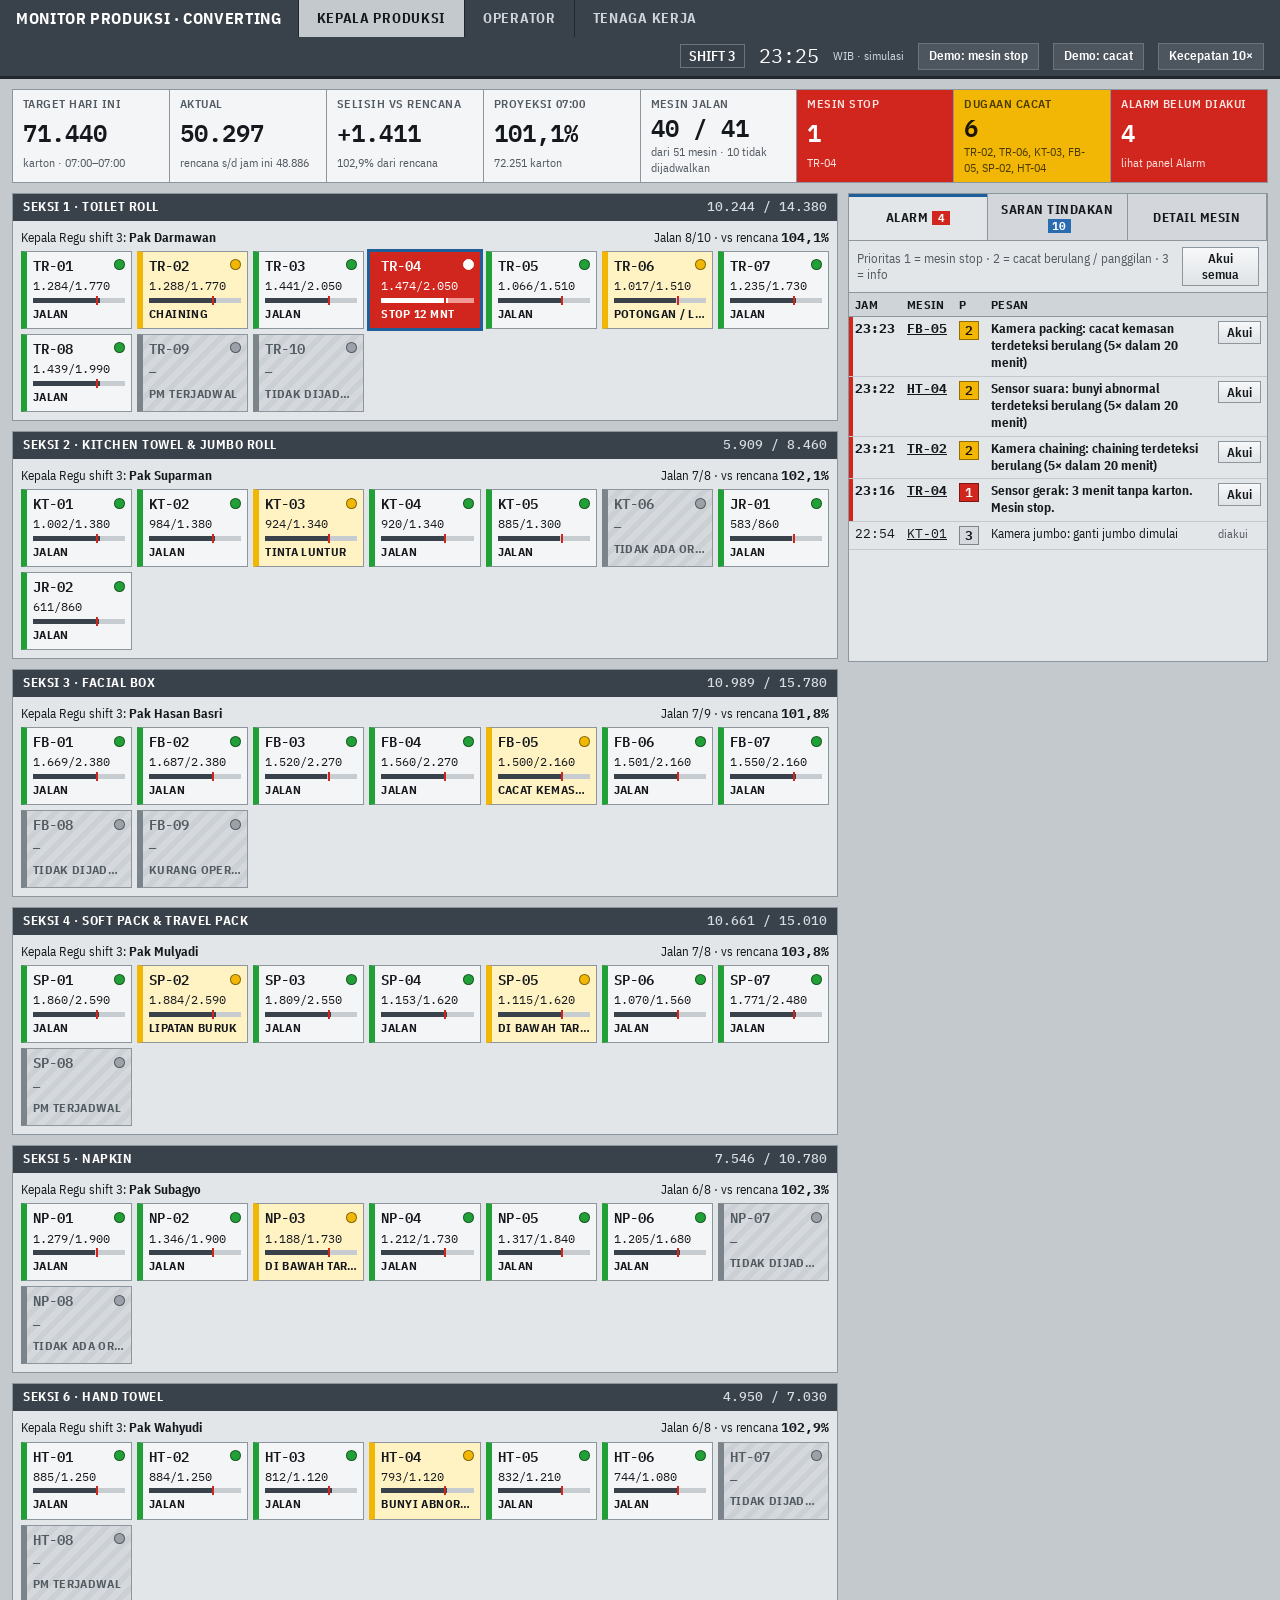
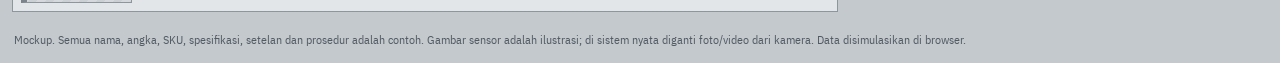
<file: public/index.html>
<!DOCTYPE html>
<html lang="id">
<head>
<meta charset="utf-8">
<meta name="viewport" content="width=device-width, initial-scale=1">
<meta name="description" content="Mockup sistem produksi pabrik converting tisu: tampilan Kepala Produksi dan Operator dengan data sensor simulasi.">
<title>Monitor Produksi Converting</title>
<link rel="preconnect" href="https://fonts.googleapis.com">
<link rel="preconnect" href="https://fonts.gstatic.com" crossorigin>
<link href="https://fonts.googleapis.com/css2?family=IBM+Plex+Mono:wght@500;600&family=IBM+Plex+Sans+Condensed:wght@400;500;600;700&display=swap" rel="stylesheet">
<style>
:root{
  /* Layout: HMI/SCADA style (ISA-101). Gray faceplates with dark title strips, colour only for state and alarms.
     Head = summary strip, 6 section panels of machine tiles, right rail tabs (Alarm / Saran Tindakan / Detail Mesin).
     Operator = machine + SKU strip with spec sheet, station faceplates (sensors), trend + defect detection, assistant console. */
  --bg:#c4c9ce; --panel:#e3e6e9; --cell:#f4f5f6; --ink:#15191d; --muted:#525a62; --line:#8d959d;
  --strip:#39414a; --strip-ink:#ffffff; --accent:#1f5f99;
  --run:#21a038; --warn:#f2b705; --warn-ink:#1d1600; --crit:#d0261d; --idle:#7b838b; --blue:#2b6cb0;
  --sans:"IBM Plex Sans Condensed","Arial Narrow",Arial,sans-serif;
  --mono:"IBM Plex Mono",Consolas,"Courier New",monospace;
  color-scheme:light;
}
*{box-sizing:border-box}
html,body{margin:0;height:100%}
body{background:var(--bg);color:var(--ink);font-family:var(--sans);font-size:14px;line-height:1.3}
button,select,input{font:inherit;color:inherit}
button{cursor:pointer}
:focus-visible{outline:2px solid var(--accent);outline-offset:1px}
h1,h2,h3{margin:0;font-weight:700;text-wrap:balance}
.mono{font-family:var(--mono);font-variant-numeric:tabular-nums}
.muted{color:var(--muted)}

/* Top bar */
.top{display:flex;flex-wrap:wrap;align-items:stretch;gap:0;background:var(--strip);color:var(--strip-ink);border-bottom:3px solid #20262c;position:sticky;top:0;z-index:5}
.top .title{padding:8px 16px;font-weight:700;font-size:16px;letter-spacing:.04em;text-transform:uppercase;display:flex;align-items:center}
.top nav{display:flex}
.top nav a{display:flex;align-items:center;padding:0 18px;color:#cfd5db;text-decoration:none;font-weight:700;text-transform:uppercase;letter-spacing:.05em;border-left:1px solid #20262c}
.top nav a[aria-current="page"]{background:var(--bg);color:var(--ink)}
.top .right{margin-left:auto;display:flex;align-items:center;gap:14px;padding:6px 16px;flex-wrap:wrap}
.clock{font-family:var(--mono);font-size:20px}
.shift{border:1px solid #6b747d;padding:2px 8px;font-weight:600}
.hbtn{background:#4d565f;border:1px solid #6b747d;color:#fff;padding:4px 10px;font-weight:600;font-size:13px}
.hbtn:hover{background:#5d6771}

main{padding:10px 12px 20px;display:grid;gap:10px}
.view[hidden]{display:none}

/* Faceplate */
.fp{background:var(--panel);border:1px solid var(--line)}
.fp>.hd{background:var(--strip);color:var(--strip-ink);padding:5px 10px;display:flex;justify-content:space-between;align-items:center;gap:10px;font-weight:700;text-transform:uppercase;letter-spacing:.04em;font-size:13px}
.fp>.hd .sub{font-weight:500;text-transform:none;letter-spacing:0;color:#d7dce1}
.fp>.bd{padding:8px}

/* Summary strip */
.sum{display:grid;grid-template-columns:repeat(auto-fit,minmax(140px,1fr));gap:1px;background:var(--line);border:1px solid var(--line)}
.sum>div{background:var(--cell);padding:6px 10px;display:grid;gap:1px}
.sum .k{font-size:12px;font-weight:600;color:var(--muted);text-transform:uppercase;letter-spacing:.04em}
.sum .v{font-family:var(--mono);font-size:24px;font-weight:600}
.sum .s{font-size:12px;color:var(--muted)}
.sum .alarm{background:var(--crit);color:#fff}
.sum .alarm .k,.sum .alarm .s{color:#fde3e1}
.sum .warnc{background:var(--warn);color:var(--warn-ink)}
.sum .warnc .k,.sum .warnc .s{color:#4a3a00}

.head-grid{display:grid;grid-template-columns:minmax(0,1fr) 420px;gap:10px;align-items:start}
@media (max-width:1100px){.head-grid{grid-template-columns:1fr}}
.sections{display:grid;grid-template-columns:repeat(auto-fit,minmax(430px,1fr));gap:10px}
@media (max-width:520px){.sections{grid-template-columns:1fr}}
.sec-meta{display:flex;justify-content:space-between;gap:8px;flex-wrap:wrap;font-size:12.5px;padding:0 0 6px}
.tiles{display:grid;grid-template-columns:repeat(auto-fill,minmax(98px,1fr));gap:5px}

/* Machine tile */
.tile{background:var(--cell);border:1px solid var(--line);border-left:6px solid var(--idle);padding:4px 6px;text-align:left;display:grid;gap:2px;min-height:78px}
.tile:hover{border-color:var(--ink)}
.tile .r1{display:flex;justify-content:space-between;align-items:center}
.tile .id{font-family:var(--mono);font-weight:600;font-size:14px}
.tile .n{font-family:var(--mono);font-size:12px}
.tile .bar{height:5px;background:#c7ccd1;position:relative}
.tile .bar i{position:absolute;inset:0 auto 0 0;background:var(--strip)}
.tile .bar b{position:absolute;top:-2px;bottom:-2px;width:2px;background:var(--crit)}
.tile .st{font-size:11.5px;font-weight:700;text-transform:uppercase;letter-spacing:.03em;white-space:nowrap;overflow:hidden;text-overflow:ellipsis}
.tile.run{border-left-color:var(--run)}
.tile.warn{border-left-color:var(--warn);background:#fff3c4}
.tile.crit{border-left-color:var(--crit);background:var(--crit);color:#fff}
.tile.crit .bar{background:#f19a95}
.tile.crit .bar i{background:#fff}
.tile.chg{border-left-color:var(--blue);background:#dce8f5}
.tile.idle{background:repeating-linear-gradient(135deg,#d5d9dd 0 6px,#cbd0d5 6px 12px);color:var(--muted)}
.tile.sel{outline:3px solid var(--accent);outline-offset:-1px}
.lamp{width:11px;height:11px;border-radius:50%;border:1px solid rgba(0,0,0,.45);background:#9aa1a8;display:inline-block;flex:none}
.lamp.run{background:var(--run)} .lamp.warn{background:var(--warn)} .lamp.crit{background:#fff;border-color:#fff} .lamp.chg{background:var(--blue)}
.blink{animation:blink 1s steps(2,start) infinite}
@keyframes blink{to{visibility:hidden}}

/* Rail tabs */
.tabs{display:flex;border-bottom:1px solid var(--line);background:#d3d7db}
.tabs button{flex:1;border:0;border-right:1px solid var(--line);background:transparent;padding:7px 6px;font-weight:700;text-transform:uppercase;font-size:12.5px;letter-spacing:.04em}
.tabs button[aria-selected="true"]{background:var(--panel);box-shadow:inset 0 3px 0 var(--accent)}
.tabs .cnt{display:inline-block;min-width:18px;padding:0 4px;margin-left:4px;background:var(--crit);color:#fff;font-family:var(--mono);font-size:11px}
.rail-body{max-height:calc(100vh - 230px);min-height:420px;overflow:auto}

table{border-collapse:collapse;width:100%}
.tbl th{background:#cfd4d8;text-align:left;font-size:12px;text-transform:uppercase;letter-spacing:.03em;padding:4px 6px;border-bottom:1px solid var(--line);position:sticky;top:0}
.tbl td{padding:4px 6px;border-bottom:1px solid #c3c8cd;vertical-align:top;font-size:13px}
.tbl td.mono,.tbl td.num{font-family:var(--mono);font-variant-numeric:tabular-nums;white-space:nowrap}
.tbl td.num{text-align:right}
.pri{display:inline-block;width:20px;text-align:center;font-family:var(--mono);font-weight:600;border:1px solid rgba(0,0,0,.4)}
.pri.p1{background:var(--crit);color:#fff} .pri.p2{background:var(--warn);color:var(--warn-ink)} .pri.p3{background:#d6dade}
tr.unack td{font-weight:700}
tr.unack td:first-child{box-shadow:inset 4px 0 0 var(--crit)}
.sbtn{border:1px solid var(--line);background:linear-gradient(#f7f8f9,#dfe3e6);padding:2px 8px;font-size:12.5px;font-weight:600}
.sbtn:hover{border-color:var(--ink)}
.sbtn.pr{background:linear-gradient(#3a7bbf,#1f5f99);color:#fff;border-color:#174a77}
.toolbar{display:flex;justify-content:space-between;align-items:center;gap:8px;padding:6px 8px;border-bottom:1px solid var(--line)}

.act{display:grid;grid-template-columns:24px 1fr;gap:8px;padding:8px;border-bottom:1px solid #c3c8cd}
.act h3{font-size:14px}
.act p{margin:2px 0 6px;font-size:13px}
.act .btns{display:flex;gap:6px;flex-wrap:wrap;align-items:center}
.act .asg{font-size:12.5px;color:var(--blue);font-weight:600}

.kv{display:grid;grid-template-columns:auto 1fr;gap:1px;background:var(--line);border:1px solid var(--line)}
.kv>*{background:var(--cell);padding:3px 7px;font-size:13px}
.kv>dt{color:var(--muted);font-weight:600}
.kv>dd{margin:0;font-family:var(--mono)}

/* Operator */
.op-bar{display:flex;flex-wrap:wrap;gap:10px;align-items:center}
.op-bar select{padding:4px 8px;border:1px solid var(--line);background:var(--cell);font-weight:600}
.mstrip{display:grid;grid-template-columns:1.4fr repeat(5,1fr);gap:1px;background:var(--line);border:1px solid var(--line)}
@media (max-width:900px){.mstrip{grid-template-columns:repeat(2,1fr)}}
.mstrip>div{background:var(--cell);padding:6px 10px}
.mstrip .k{font-size:12px;font-weight:600;color:var(--muted);text-transform:uppercase;letter-spacing:.04em}
.mstrip .v{font-family:var(--mono);font-size:26px;font-weight:600}
.mstrip .big{font-size:18px;font-weight:700}
.spec{display:flex;flex-wrap:wrap;gap:1px;background:var(--line);border:1px solid var(--line)}
.spec>div{background:var(--cell);padding:4px 8px;flex:1 1 100px}
.spec>div:first-child{flex:0 0 auto}
.spec .k{font-size:11.5px;color:var(--muted);font-weight:600;text-transform:uppercase}
.spec .v{font-family:var(--mono);font-size:15px;font-weight:600}
.op-grid{display:grid;grid-template-columns:minmax(0,1.45fr) minmax(380px,1fr);gap:10px;align-items:start}
.op-side{display:grid;gap:8px}
.op-side .sgrid{grid-template-columns:1fr}
.op-side .sc .body{grid-template-columns:150px 1fr}
@media (max-width:1100px){.op-grid{grid-template-columns:1fr}}
.flowline{display:flex;flex-wrap:wrap;gap:0;border:1px solid var(--line);background:var(--cell)}
.flowline span{padding:4px 10px;font-size:12.5px;font-weight:600;border-right:1px solid var(--line);display:flex;align-items:center;gap:6px}
.flowline b{font-family:var(--mono);background:var(--strip);color:#fff;padding:0 5px}
.flowline span.bad b{background:var(--crit)}
.sgrid{display:grid;grid-template-columns:repeat(auto-fill,minmax(440px,1fr));gap:8px}
@media (max-width:520px){.sgrid{grid-template-columns:1fr}}
.sc .hd .code{font-family:var(--mono);background:#fff;color:var(--strip);padding:0 6px;margin-right:8px}
.sc.alert>.hd{background:var(--crit)}
.sc .body{display:grid;grid-template-columns:200px 1fr;gap:10px;padding:8px}
@media (max-width:520px){.sc .body{grid-template-columns:1fr}}
.snap{display:grid;gap:3px}
.snap svg{width:100%;height:auto;display:block;border:1px solid #20262c;background:#11161b}
.snap .cap{font-size:11px;color:var(--muted)}
.sc dl{margin:0;display:grid;grid-template-columns:62px 1fr;gap:3px 8px;font-size:12.5px}
.sc dt{color:var(--muted);font-weight:600}
.sc dd{margin:0}
.counts{display:grid;grid-template-columns:repeat(3,1fr);gap:1px;background:var(--line);border:1px solid var(--line);margin-top:6px}
.counts>div{background:#fff;padding:3px 6px}
.counts .k{font-size:10.5px;color:var(--muted);font-weight:600;text-transform:uppercase}
.counts .v{font-family:var(--mono);font-weight:600;font-size:15px}
.counts>.bad{background:var(--crit);color:#fff}
.counts .bad .k{color:#fde3e1}
.evlog{border-top:1px solid var(--line);font-size:12.5px}
.evlog div{display:grid;grid-template-columns:44px 1fr;gap:6px;padding:3px 8px;border-bottom:1px solid #d3d7db}
.evlog .t{font-family:var(--mono);color:var(--muted)}
.evlog .x{color:var(--crit);font-weight:600}
.sc .foot{display:flex;justify-content:space-between;align-items:center;gap:6px;padding:5px 8px;background:#d8dce0;flex-wrap:wrap}

/* Assistant console (AI demo) */
.con{display:grid;grid-template-rows:auto auto 1fr auto auto auto;height:calc(100vh - 205px);min-height:640px;position:sticky;top:52px;border:2px solid var(--accent);box-shadow:0 2px 10px rgba(31,95,153,.25)}
@media (max-width:1100px){.con{position:static;height:720px}}
.con>.hd{background:var(--accent);font-size:15px;padding:8px 12px}
.con>.hd .ai{background:#fff;color:var(--accent);font-family:var(--mono);font-size:11px;padding:1px 6px;margin-right:8px;letter-spacing:0}
.gwbar{display:flex;flex-wrap:wrap;align-items:center;gap:8px;padding:6px 10px;background:#e8eef5;border-bottom:1px solid #9fb8d3;font-size:12.5px}
.gwbar .lbl{font-weight:700;color:var(--accent);text-transform:uppercase;letter-spacing:.04em;font-size:11.5px}
.seg{display:inline-flex;border:1px solid #6d8fb3}
.seg button{border:0;border-right:1px solid #6d8fb3;background:#fff;padding:3px 9px;font-size:12px;font-weight:600}
.seg button:last-child{border-right:0}
.seg button[aria-pressed="true"]{background:var(--accent);color:#fff}
.gwbar .model{display:flex;align-items:center;gap:5px;margin-left:auto;font-family:var(--mono);font-size:12px}
.gwbar .dot{width:9px;height:9px;border-radius:50%;background:var(--run)}
.gwbar .dot.out{background:#d98a00}
.con-log{background:#f9fafb;padding:10px;display:flex;flex-direction:column;gap:8px;overflow:auto;border-bottom:1px solid var(--line)}
.msg{border:1px solid var(--line);background:var(--cell);padding:8px 10px;font-size:14.5px;line-height:1.4}
.msg.bot{background:#fff;border-left:4px solid var(--accent)}
.msg .status{font-size:12.5px;color:var(--muted);display:grid;gap:2px}
.msg .status span::before{content:"✓ ";color:var(--run);font-weight:700}
.msg .status span.now::before{content:"● ";color:var(--accent);animation:pulse 1s infinite}
@keyframes pulse{50%{opacity:.25}}
.meta{display:flex;flex-wrap:wrap;gap:4px;margin-top:8px;padding-top:6px;border-top:1px dashed #c3c8cd}
.tag{font-size:11px;font-weight:700;padding:1px 6px;border:1px solid;text-transform:uppercase;letter-spacing:.03em}
.tag.tree{color:#1d6b2c;border-color:#1d6b2c;background:#e6f4e8}
.tag.rag{color:var(--accent);border-color:var(--accent);background:#e3edf8}
.tag.out{color:#8a5300;border-color:#c07a00;background:#fff3dc}
.tag.tbl{color:#3d454d;border-color:#69737c;background:#eceef0}
.tag.no{color:#9b1c14;border-color:#c0392b;background:#fdecea}
.src{display:flex;flex-wrap:wrap;gap:4px;margin-top:5px;font-size:12px}
.src span{background:#eef1f4;border:1px solid #c9cfd5;padding:1px 6px}
.src span b{font-family:var(--mono);font-weight:600;color:var(--accent);margin-right:3px}
.chk{font-size:12px;color:#1d6b2c;margin-top:4px}
.fbk{display:flex;flex-wrap:wrap;gap:5px;margin-top:6px}
details.sent{margin-top:6px;font-size:12px;border:1px solid #e0b25c;background:#fffaf0}
details.sent summary{cursor:pointer;padding:3px 8px;font-weight:700;color:#8a5300}
details.sent pre{margin:0;padding:6px 8px;white-space:pre-wrap;font-family:var(--mono);font-size:11.5px;line-height:1.45}
.prog{height:6px;background:#d7dce1;margin:4px 0}
.prog i{display:block;height:100%;background:var(--run);width:0;transition:width .3s}
.chips{display:flex;gap:5px;overflow-x:auto;padding:6px 8px 0;scrollbar-width:thin}
.chips button{flex:none;border:1px solid #9fb8d3;background:#eef4fa;padding:3px 9px;font-size:12.5px;border-radius:12px;color:var(--accent);font-weight:600}
.lessons{font-family:var(--mono);background:#fff;color:var(--accent);padding:0 6px;margin-left:6px}
.msg .who{font-size:11px;font-weight:700;text-transform:uppercase;color:var(--muted);letter-spacing:.04em;margin-bottom:2px}
.msg.me{background:#dce8f5;border-color:#9fb8d3;margin-left:30px}
.msg.sys{background:#e7ecef;font-size:12.5px;color:var(--muted);text-align:center}
.msg p{margin:0 0 5px} .msg p:last-child{margin:0}
.steps{list-style:none;padding:0;margin:4px 0;display:grid;gap:4px}
.steps label{display:grid;grid-template-columns:18px 1fr;gap:6px;cursor:pointer}
.steps input{margin-top:2px;accent-color:var(--run)}
.steps .m{display:block;font-size:12px;color:var(--muted)}
.steps input:checked + span{color:var(--muted);text-decoration:line-through}
.qbtns{display:grid;grid-template-columns:1fr 1fr;gap:5px;padding:6px 8px}
.qbtns .sbtn{padding:6px 8px;text-align:left}
.cform{display:flex;gap:6px;padding:0 8px 8px}
.cform input{flex:1;min-width:0;border:2px solid var(--accent);background:#fff;padding:8px 10px;font-size:15px}
.cform .sbtn{padding:4px 14px;font-size:14px}
.cform .mic{font-size:16px;padding:4px 10px}
.cform .mic.on{background:var(--crit);color:#fff;border-color:var(--crit)}
footer{padding:0 14px 16px;font-size:12px;color:var(--muted)}
@media (prefers-reduced-motion: reduce){.blink{animation:none}}
</style>
</head>
<body>
<header class="top">
  <div class="title">Monitor Produksi · Converting</div>
  <nav aria-label="Tampilan">
    <a href="#head" id="tab-head">Kepala Produksi</a>
    <a href="#operator" id="tab-operator">Operator</a>
    <a href="outsource/">Tenaga Kerja</a>
  </nav>
  <div class="right">
    <span class="shift" id="shift">SHIFT 2</span>
    <span class="clock" id="clock">00:00</span>
    <span style="font-size:12px;color:#cfd5db">WIB · simulasi</span>
    <button class="hbtn" id="demo-stop" type="button">Demo: mesin stop</button>
    <button class="hbtn" id="demo-defect" type="button">Demo: cacat</button>
    <button class="hbtn" id="demo-speed" type="button">Kecepatan 10×</button>
  </div>
</header>

<main>
<!-- ===================== HEAD ===================== -->
<section class="view" id="view-head" aria-label="Tampilan Kepala Produksi">
  <div class="sum" id="sum"></div>
  <div class="head-grid" style="margin-top:10px">
    <div class="sections" id="sections"></div>
    <aside class="fp">
      <div class="tabs" role="tablist">
        <button type="button" role="tab" id="rt-alarm" aria-selected="true" data-rt="alarm">Alarm<span class="cnt" id="cnt-alarm"></span></button>
        <button type="button" role="tab" id="rt-act" aria-selected="false" data-rt="act">Saran tindakan<span class="cnt" id="cnt-act" style="background:var(--blue)"></span></button>
        <button type="button" role="tab" id="rt-det" aria-selected="false" data-rt="det">Detail mesin</button>
      </div>
      <div class="rail-body" id="rail"></div>
    </aside>
  </div>
</section>

<!-- ===================== OPERATOR ===================== -->
<section class="view" id="view-operator" aria-label="Tampilan Operator" hidden>
  <div class="op-bar">
    <label for="op-select"><strong>Operator login:</strong></label>
    <select id="op-select"></select>
    <span class="muted" style="font-size:12.5px">Di sistem nyata dipilih otomatis dari login / kartu ID operator.</span>
  </div>
  <div style="display:grid;gap:8px;margin-top:8px">
    <div class="mstrip" id="op-strip"></div>
    <div class="spec" id="op-spec"></div>
  </div>
  <div class="op-grid" style="margin-top:8px">
    <section class="fp con" aria-label="Asisten mesin AI">
      <div class="hd"><span><span class="ai">AI</span>Asisten Mesin<span class="lessons" id="lesson-count" title="Pelajaran menunggu persetujuan">0 pelajaran baru</span></span><span class="sub">demo: jawaban diskrip, tidak memanggil model nyata</span></div>
      <div class="gwbar">
        <span class="lbl">AI gateway</span>
        <span class="seg" role="group" aria-label="Pilih model">
          <button type="button" data-gw="local" aria-pressed="true">Lokal</button>
          <button type="button" data-gw="outside" aria-pressed="false">Model luar</button>
          <button type="button" data-gw="auto" aria-pressed="false">Otomatis</button>
        </span>
        <span class="model"><span class="dot" id="gw-dot"></span><span id="gw-model">Qwen3-30B · mini PC lokal</span></span>
      </div>
      <div class="con-log" id="log" aria-live="polite"></div>
      <div class="chips" id="chips" aria-label="Contoh pertanyaan"></div>
      <div class="qbtns">
        <button class="sbtn" type="button" data-q="params">Jelaskan parameter mesin</button>
        <button class="sbtn" type="button" data-q="defect">Ada cacat, harus apa?</button>
        <button class="sbtn" type="button" data-q="mech">Panggil mekanik</button>
        <button class="sbtn" type="button" data-q="karu">Panggil Kepala Regu</button>
      </div>
      <form class="cform" id="cform" autocomplete="off">
        <label for="cin" style="position:absolute;left:-9999px">Tanya asisten</label>
        <button class="sbtn mic" type="button" id="mic" title="Tanya dengan suara (demo)">🎤</button>
        <input id="cin" placeholder="Tanya apa saja tentang mesin ini, mis. 'kenapa gulungan longgar?'">
        <button class="sbtn pr" type="submit">Kirim</button>
      </form>
    </section>
    <div class="op-side">
      <div class="fp"><div class="hd"><span>Sensor tambahan di mesin ini</span><span class="sub">urutan sesuai alur produksi</span></div><div class="flowline" id="op-flow"></div></div>
      <div class="sgrid" id="op-sensors"></div>
    </div>
  </div>
</section>
</main>
<footer>Mockup. Semua nama, angka, SKU, spesifikasi, setelan dan prosedur adalah contoh. Gambar sensor adalah ilustrasi; di sistem nyata diganti foto/video dari kamera. Data disimulasikan di browser.</footer>

<script>
"use strict";
/* ================= helpers ================= */
const $ = id => document.getElementById(id);
const esc = s => String(s).replace(/[&<>"']/g,c=>({"&":"&amp;","<":"&lt;",">":"&gt;",'"':"&quot;","'":"&#39;"}[c]));
const num = (v,d=0) => Number(v).toLocaleString("id-ID",{minimumFractionDigits:d,maximumFractionDigits:d});
const rnd = (a,b) => a+Math.random()*(b-a);
const clamp = (v,a,b) => Math.max(a,Math.min(b,v));
const pick = a => a[Math.floor(Math.random()*a.length)];

/* ================= reference data ================= */
const SKU = {
  TR10:{n:"Toilet Roll 2 ply · isi 10",kind:"roll",gsm:16.5,ply:2,lebar:100,panjang:110,lembar:250,dia:118,core:40,isi:"10 roll",pk:6,emb:"Point-to-point",speed:420},
  TR4:{n:"Toilet Roll 2 ply · isi 4",kind:"roll",gsm:16.5,ply:2,lebar:100,panjang:110,lembar:300,dia:124,core:40,isi:"4 roll",pk:12,emb:"Point-to-point",speed:400},
  TR12:{n:"Toilet Roll 1 ply Ekonomis · isi 12",kind:"roll",gsm:18,ply:1,lebar:100,panjang:110,lembar:400,dia:105,core:40,isi:"12 roll",pk:4,emb:"Micro",speed:450},
  KT2:{n:"Kitchen Towel 2 ply · isi 2",kind:"roll",gsm:21,ply:2,lebar:230,panjang:230,lembar:60,dia:132,core:42,isi:"2 roll",pk:12,emb:"Nested",speed:300},
  JR:{n:"Jumbo Roll 2 ply 300 m",kind:"roll",gsm:17,ply:2,lebar:95,panjang:0,lembar:0,dia:230,core:76,isi:"1 roll",pk:12,emb:"Micro",speed:350},
  FB250:{n:"Facial Box 2 ply · 250 lbr",kind:"fold",gsm:14,ply:2,lebar:190,panjang:180,lembar:250,isi:"1 box",pk:48,emb:"Tanpa emboss",speed:180},
  SP250:{n:"Facial Soft Pack · 250 lbr",kind:"fold",gsm:13.5,ply:2,lebar:180,panjang:180,lembar:250,isi:"1 pack",pk:30,emb:"Tanpa emboss",speed:190},
  TP50:{n:"Travel Pack · 50 lbr",kind:"fold",gsm:14,ply:2,lebar:180,panjang:150,lembar:50,isi:"1 pack",pk:96,emb:"Edge",speed:170},
  NP30:{n:"Napkin 30×30 · 50 lbr",kind:"fold",gsm:17,ply:1,lebar:300,panjang:300,lembar:50,isi:"1 pack",pk:60,emb:"Edge",speed:220},
  NP25:{n:"Napkin 25×25 · 100 lbr",kind:"fold",gsm:17,ply:1,lebar:250,panjang:250,lembar:100,isi:"1 pack",pk:40,emb:"Edge",speed:220},
  HT150:{n:"Hand Towel Interfold · 150 lbr",kind:"fold",gsm:21,ply:1,lebar:210,panjang:230,lembar:150,isi:"1 pack",pk:25,emb:"Micro",speed:250},
  HT200:{n:"Hand Towel Multifold · 200 lbr",kind:"fold",gsm:20,ply:1,lebar:225,panjang:230,lembar:200,isi:"1 pack",pk:20,emb:"Micro",speed:240}
};
/* The seven add-on sensors (A–G). No PLC or temperature data is used. */
const SENS = {
  B:{n:"Kamera jumbo",area:"Unwind",kind:"cam",loc:"Di samping unwind stand, melihat sisi jumbo roll.",fn:"Mengukur diameter jumbo dari gambar untuk memperkirakan sisa kertas, dan mendeteksi saat jumbo diganti.",finds:["Ganti jumbo","Sisa jumbo menipis"],unit:"jumbo"},
  E:{n:"Kamera chaining",area:"Rotary knife (perforasi / potong)",kind:"cam",loc:"Tepat setelah rotary knife, melihat web yang sudah diperforasi atau dipotong.",fn:"Mencari lembar yang masih menyambung karena perforasi atau potongan tidak tembus.",finds:["Chaining (lembar menyambung)","Perforasi tidak tembus"],issue:"chaining",unit:"lembar"},
  A:{n:"Kamera lipatan",area:"Interfolder",kind:"cam",loc:"Di atas keluaran interfolder, menghadap tumpukan lembar yang baru dilipat.",fn:"Memotret setiap tumpukan dan membandingkan dengan pola lipatan yang benar.",finds:["Lipatan tidak mengunci","Lembar terlipat dobel","Sudut terlipat"],issue:"lipatan",unit:"tumpukan"},
  D:{n:"Kamera log saw",area:"Log saw / bandsaw",kind:"cam",loc:"Setelah pisau log saw, melihat permukaan potongan roll atau log.",fn:"Memeriksa setiap potongan: bentuknya bulat atau gepeng (tertekan), dan potongannya rata atau miring.",finds:["Log tertekan (gepeng)","Potongan miring","Pinggir potongan berbulu"],issue:"potong",unit:"potongan"},
  G:{n:"Kamera packing",area:"Packing / wrapper",kind:"cam",loc:"Setelah wrapper / bundler, melihat bagian atas dan samping kemasan.",fn:"Memeriksa setiap kemasan: posisi cetakan, seal, dan tinta.",finds:["Kemasan miring","Seal terbuka","Tinta luntur"],issue:"kemasan",unit:"kemasan"},
  F:{n:"Sensor gerak output",area:"Konveyor karton",kind:"mot",loc:"Di konveyor akhir sebelum palet.",fn:"Menghitung setiap karton yang lewat. Jika 3 menit tidak ada karton, mesin dicatat stop.",finds:["Mesin stop (3 menit tanpa karton)"],unit:"karton"},
  C:{n:"Sensor suara",area:"Seluruh mesin",kind:"snd",loc:"Mikrofon industri di rangka mesin, dekat drive dan log saw.",fn:"Mendengarkan suara mesin terus-menerus dan membandingkan dengan suara normal mesin ini. Memberi tanda bila ada bunyi yang tidak biasa.",finds:["Bunyi gesekan / decit","Bunyi ketukan berulang","Bunyi web sobek"],issue:"suara",unit:"menit"}
};
const ISSUES = {
  chaining:{l:"Chaining",sens:"E",types:["Chaining (lembar menyambung)","Perforasi tidak tembus"],kinds:["roll"]},
  lipatan:{l:"Lipatan buruk",sens:"A",types:["Lipatan tidak mengunci","Lembar terlipat dobel","Sudut terlipat"],kinds:["fold"]},
  potong:{l:"Potongan / log tertekan",sens:"D",types:["Log tertekan (gepeng)","Potongan miring","Pinggir potongan berbulu"],kinds:["roll","fold"]},
  kemasan:{l:"Cacat kemasan",sens:"G",types:["Kemasan miring","Seal terbuka"],kinds:["roll","fold"]},
  tinta:{l:"Tinta luntur",sens:"G",types:["Tinta luntur"],kinds:["roll","fold"]},
  suara:{l:"Bunyi abnormal",sens:"C",types:["Bunyi gesekan / decit","Bunyi ketukan berulang"],kinds:["roll","fold"]}
};
const sensorsOf = m => SKU[m.sku].kind==="roll" ? (SKU[m.sku].nop?["B","D","G","F","C"]:["B","E","D","G","F","C"]) : ["B","A","D","G","F","C"];

/* HMI parameters the operator sets. Used by the assistant to explain. */
const PARAMS = [
  {k:"speed",n:"Kecepatan mesin",u:"m/min",al:["kecepatan","speed","laju"],nom:s=>s.speed,tol:s=>Math.round(s.speed*0.05),
   arti:"Kecepatan web kertas melewati mesin. Menentukan berapa karton per jam.",
   hi:"Output naik, tapi jumbo lebih mudah putus, perforasi dan lipatan lebih sering meleset, chaining dan cacat kemasan naik.",
   lo:"Lebih stabil dan cacat turun, tapi target harian tidak tercapai.",sens:["E","A","G","F"]},
  {k:"tension",n:"Tegangan unwind (tension)",u:"N",al:["tegangan","tension","unwind"],nom:s=>s.kind==="roll"?28:18,tol:()=>3,
   arti:"Seberapa kencang kertas ditarik dari jumbo ke mesin.",
   hi:"Web mudah sobek / putus, gulungan terlalu keras, lembar menyempit.",
   lo:"Web bergelombang dan melenceng, gulungan longgar, lipatan tidak rapi.",sens:["B","A","C"]},
  {k:"nip",n:"Tekanan nip emboss",u:"bar",al:["nip","emboss","embos"],nom:s=>s.kind==="roll"?2.4:1.6,tol:()=>0.3,
   arti:"Tekanan antara roll emboss dan roll karet. Membentuk pola emboss dan menempelkan dua ply.",
   hi:"Kertas tipis/bolong di titik emboss, debu naik, ply bisa sobek.",
   lo:"Pola emboss samar, ply lepas (delaminasi), gulungan terasa tipis.",sens:["C"]},
  {k:"pitch",n:"Jarak perforasi",u:"mm",al:["perforasi","pitch","jarak perfor","panjang lembar roll"],only:"roll",nom:s=>s.panjang,tol:()=>1,
   arti:"Jarak antar garis perforasi = panjang satu lembar pada gulungan.",
   hi:"Lembar lebih panjang, jumlah lembar per roll tidak sesuai spec.",
   lo:"Lembar lebih pendek, jumlah lembar per roll tidak sesuai spec.",sens:["E"]},
  {k:"gap",n:"Celah pisau rotary knife",u:"mm",al:["celah","gap","rotary","pisau perfor","blade perfor"],only:"roll",nom:()=>0.08,tol:()=>0.03,dec:2,
   arti:"Jarak antara blade dan anvil di rotary knife. Menentukan perforasi tembus atau tidak.",
   hi:"Perforasi tidak tembus → chaining (lembar menyambung).",
   lo:"Blade menyentuh anvil, cepat tumpul, bunyi ketukan, perforasi terlalu dalam sehingga web mudah putus.",sens:["E","C"]},
  {k:"sheet",n:"Panjang lembar",u:"mm",al:["panjang lembar","sheet","potong lembar"],only:"fold",nom:s=>s.panjang,tol:()=>1,
   arti:"Panjang tiap lembar sebelum dilipat di interfolder.",
   hi:"Lipatan tidak pas di kotak/kemasan, tumpukan terlalu tinggi.",
   lo:"Lipatan tidak saling mengunci, lembar mudah lepas saat ditarik.",sens:["A"]},
  {k:"vac",n:"Vakum folding roll",u:"kPa",al:["vakum","vacuum","folding","lipat"],only:"fold",nom:()=>55,tol:()=>7,
   arti:"Hisapan yang menahan lembar di folding roll saat dilipat.",
   hi:"Lembar sulit lepas dari roll, sobek di garis lipat.",
   lo:"Lembar lepas terlalu cepat → lipatan tidak mengunci, lembar dobel.",sens:["A"]},
  {k:"count",n:"Jumlah lembar per tumpukan",u:"lbr",al:["jumlah lembar","isi","count","hitungan"],only:"fold",nom:s=>s.lembar,tol:()=>0,
   arti:"Berapa lembar dalam satu tumpukan sebelum dipotong log saw / bandsaw.",
   hi:"Isi lebih dari spec (rugi kertas), kemasan sesak dan seal bisa terbuka.",
   lo:"Isi kurang dari spec (komplain pelanggan).",sens:["G"]},
  {k:"logd",n:"Target diameter log",u:"mm",al:["diameter","log","gulungan"],only:"roll",nom:s=>s.dia,tol:()=>1.5,
   arti:"Diameter gulungan yang dituju rewinder sebelum log dipotong.",
   hi:"Roll terlalu besar, tidak muat di kemasan, seal terbuka.",
   lo:"Roll terlihat kecil / longgar, komplain pelanggan.",sens:["D","G"]},
  {k:"clamp",n:"Tekanan clamp log saw",u:"bar",al:["clamp","jepit","log saw","bandsaw"],nom:()=>5.0,tol:()=>0.5,
   arti:"Tekanan penjepit yang menahan log/tumpukan saat dipotong.",
   hi:"Log tertekan / gepeng (terlihat di kamera log saw).",
   lo:"Log bergeser saat dipotong → potongan miring, pinggir berbulu.",sens:["D"]},
  {k:"grind",n:"Interval asah pisau log saw",u:"potongan",al:["asah","grind","interval"],nom:()=>400,tol:()=>100,
   arti:"Setiap berapa potongan pisau log saw diasah otomatis.",
   hi:"Pisau lebih lama tumpul → pinggir berbulu, log tertekan, bunyi kasar.",
   lo:"Pisau cepat habis karena terlalu sering diasah.",sens:["D","C"]},
  {k:"seal",n:"Setpoint suhu jaw seal",u:"°C",al:["suhu","seal","jaw","panas"],nom:s=>s.kind==="roll"?150:135,tol:()=>5,
   arti:"Suhu yang diset untuk menyegel plastik kemasan.",
   hi:"Plastik meleleh / bolong, tinta di dekat seal bisa luntur.",
   lo:"Seal tidak menempel → seal terbuka.",sens:["G"]},
  {k:"dwell",n:"Waktu seal (dwell)",u:"detik",al:["dwell","waktu seal","lama seal"],nom:()=>0.5,tol:()=>0.1,dec:2,
   arti:"Berapa lama jaw seal menekan plastik.",
   hi:"Plastik terlalu panas, mengkerut, kecepatan packing turun.",
   lo:"Seal belum jadi → seal terbuka.",sens:["G"]},
  {k:"film",n:"Tegangan film kemasan",u:"bar",al:["film","plastik","dancer"],nom:()=>1.5,tol:()=>0.3,
   arti:"Seberapa kencang film plastik ditarik di wrapper.",
   hi:"Film sobek, kemasan mengkerut.",
   lo:"Film kendor → kemasan miring, cetakan tidak di tengah.",sens:["G"]}
];
const SECTIONS = [
  {id:"S1",n:"Seksi 1 · Toilet Roll",karu:"Pak Darmawan"},
  {id:"S2",n:"Seksi 2 · Kitchen Towel & Jumbo Roll",karu:"Pak Suparman"},
  {id:"S3",n:"Seksi 3 · Facial Box",karu:"Pak Hasan Basri"},
  {id:"S4",n:"Seksi 4 · Soft Pack & Travel Pack",karu:"Pak Mulyadi"},
  {id:"S5",n:"Seksi 5 · Napkin",karu:"Pak Subagyo"},
  {id:"S6",n:"Seksi 6 · Hand Towel",karu:"Pak Wahyudi"}
];
const NAMES = ["Agus Salim","Budi Santoso","Joko Prasetyo","Slamet Riyadi","Rudi Hartono","Hendra Wijaya","Wahyu Nugroho","Dedi Kurniawan","Eko Saputra","Bambang Sutrisno","Andi Firmansyah","Fajar Ramadhan","Rizki Pratama","Yusuf Hidayat","Ahmad Fauzi","Dimas Aditya","Teguh Santoso","Sugeng Riyanto","Iwan Setiawan","Arif Rahman","Bayu Saputra","Hadi Susanto","Imam Syafii","Joni Iskandar","Lukman Hakim","Muhammad Ridwan","Nanang Kosim","Oki Setiadi","Purnomo","Rahmat Hidayat","Tri Wibowo","Udin Saprudin","Wawan Gunawan","Yanto Sumarno","Zainal Abidin","Asep Sunandar","Cecep Supriadi","Dodi Irawan","Erwin Syahputra","Ferry Gunadi","Gilang Ramadhan"];
const MECH = "Pak Sarwono (mekanik jaga)";
const PLAN = [
  ["TR-01","S1","TR10",82],["TR-02","S1","TR10",82],["TR-03","S1","TR4",95],["TR-04","S1","TR4",95],["TR-05","S1","TR12",70],
  ["TR-06","S1","TR12",70],["TR-07","S1","TR10",80],["TR-08","S1","TR4",92],["TR-09","S1","TR10",80,"PM terjadwal"],["TR-10","S1","TR12",70,"Tidak dijadwalkan"],
  ["KT-01","S2","KT2",64],["KT-02","S2","KT2",64],["KT-03","S2","KT2",62],["KT-04","S2","KT2",62],["KT-05","S2","KT2",60],["KT-06","S2","KT2",60,"Tidak ada order"],
  ["JR-01","S2","JR",40],["JR-02","S2","JR",40],
  ["FB-01","S3","FB250",110],["FB-02","S3","FB250",110],["FB-03","S3","FB250",105],["FB-04","S3","FB250",105],["FB-05","S3","FB250",100],["FB-06","S3","FB250",100],["FB-07","S3","FB250",100],
  ["FB-08","S3","FB250",100,"Tidak dijadwalkan"],["FB-09","S3","FB250",100,"Kurang operator"],
  ["SP-01","S4","SP250",120],["SP-02","S4","SP250",120],["SP-03","S4","SP250",118],["SP-04","S4","TP50",75],["SP-05","S4","TP50",75],["SP-06","S4","TP50",72],["SP-07","S4","SP250",115],["SP-08","S4","TP50",72,"PM terjadwal"],
  ["NP-01","S5","NP30",88],["NP-02","S5","NP30",88],["NP-03","S5","NP25",80],["NP-04","S5","NP25",80],["NP-05","S5","NP30",85],["NP-06","S5","NP25",78],["NP-07","S5","NP30",85,"Tidak dijadwalkan"],["NP-08","S5","NP25",78,"Tidak ada order"],
  ["HT-01","S6","HT150",58],["HT-02","S6","HT150",58],["HT-03","S6","HT200",52],["HT-04","S6","HT200",52],["HT-05","S6","HT150",56],["HT-06","S6","HT200",50],["HT-07","S6","HT150",56,"Tidak dijadwalkan"],["HT-08","S6","HT200",50,"PM terjadwal"]
];

/* ================= simulation ================= */
function wibNowMin(){ const d=new Date(); return ((d.getUTCHours()+7)%24)*60+d.getUTCMinutes()+d.getUTCSeconds()/60; }
const sim = {t:(wibNowMin()-420+1440)%1440, speed:10, alarms:[], aid:0, acts:{}, rt:"alarm", sel:null};
if(sim.t<60) sim.t=60;
const shiftOf = t => { const c=(t+420)%1440; return c>=420&&c<900?1:c>=900&&c<1380?2:3; };
const clockOf = t => { const c=Math.floor(t+420)%1440; return String(Math.floor(c/60)).padStart(2,"0")+":"+String(c%60).padStart(2,"0"); };
const remH = () => Math.max(0,(1440-sim.t)/60);

let ni=0;
const machines = PLAN.map(([id,sec,sku,rate,idle])=>{
  const m={id,sec,sku,rate,idle:idle||null,op:idle?null:NAMES[ni++],eff:rnd(0.9,0.96),downMin:Math.round(rnd(0,25)),
    target:idle?0:Math.round(rate*24*0.9/10)*10,down:false,stoppedAt:null,restartAt:null,issue:null,flags:{},
    jumbo:rnd(20,95),jumboRun:rnd(75,110),change:false,changes:Math.floor(sim.t/95),lastCarton:sim.t,ev:{}};
  m.output=idle?0:Math.max(0,rate*m.eff*sim.t/60 - rate*m.downMin/60);
  for(const c of sensorsOf(m)) m.ev[c]=[];
  return m;
});
const byId = id => machines.find(m=>m.id===id);
const running = () => machines.filter(m=>!m.idle);
const recent = (m,c,mins) => (m.ev[c]||[]).filter(e=>e.bad&&sim.t-e.t<=mins).length;
const today = (m,c) => (m.ev[c]||[]).filter(e=>e.bad).length + (m.base&&m.base[c]||0);
function stopped(m){ return m.down && (sim.t-m.stoppedAt)>=3; }
function projected(m){ return m.output + ((m.down||m.idle)?0:m.rate*m.eff*remH()); }
function suspected(m){ if(!m.issue) return null; return recent(m,ISSUES[m.issue].sens,20)>=3?m.issue:null; }
function mstate(m){
  if(m.idle) return {cls:"idle",t:m.idle};
  if(m.change) return {cls:"chg",t:"Ganti jumbo"};
  if(stopped(m)) return {cls:"crit",t:"Stop "+Math.round(sim.t-m.stoppedAt)+" mnt"};
  const sp=suspected(m); if(sp) return {cls:"warn",t:ISSUES[sp].l};
  if(projected(m)<m.target*0.97) return {cls:"warn",t:"Di bawah target"};
  return {cls:"run",t:"Jalan"};
}
function alarm(mid,pri,msg){ sim.alarms.unshift({id:++sim.aid,t:sim.t,mid,pri,msg,ack:false,clr:false}); if(sim.alarms.length>80) sim.alarms.pop(); }
function clearAlarms(mid,match){ for(const a of sim.alarms) if(a.mid===mid&&!a.clr&&a.msg.startsWith(match)) a.clr=true; }
function addEv(m,c,type,bad=true){ const l=m.ev[c]; if(!l) return; l.push({t:sim.t,type,bad}); if(l.length>60) l.shift(); }

function step(m,dt){
  if(m.idle) return;
  if(!m.down&&!m.change) m.jumbo-=dt/m.jumboRun*100;
  if(m.jumbo<=0&&!m.change){ m.change=true; m.changeEnd=sim.t+rnd(5,8); m.jumbo=0; m.changes++; addEv(m,"B","Ganti jumbo",false); alarm(m.id,3,"Kamera jumbo: ganti jumbo dimulai"); }
  if(m.change&&sim.t>=m.changeEnd){ m.change=false; m.jumbo=100; m.jumboRun=rnd(75,110); addEv(m,"B","Jumbo baru terpasang",false); }
  if(m.jumbo<10&&m.jumbo>0&&!m.flags.jlow){ m.flags.jlow=true; addEv(m,"B","Sisa jumbo menipis",false); }
  if(m.jumbo>=10) m.flags.jlow=false;
  if(m.down||m.change){
    m.downMin+=dt;
    if(stopped(m)&&!m.flags.down){ m.flags.down=true; addEv(m,"F","Mesin stop (3 menit tanpa karton)"); alarm(m.id,1,"Sensor gerak: 3 menit tanpa karton. Mesin stop."); }
    if(m.restartAt!=null&&sim.t>=m.restartAt){ m.down=false; m.restartAt=null; m.flags.down=false; clearAlarms(m.id,"Sensor gerak"); addEv(m,"F","Karton terhitung lagi",false); alarm(m.id,3,"Sensor gerak: karton terhitung lagi, mesin jalan"); }
  } else {
    m.output+=m.rate*m.eff*dt/60*rnd(0.85,1.15); m.lastCarton=sim.t-rnd(0,0.5);
  }
  if(!m.down&&!m.change){
    for(const c of sensorsOf(m)){
      const s=SENS[c]; if(!s.issue&&c!=="G") continue;
      const iss=m.issue&&ISSUES[m.issue].sens===c?ISSUES[m.issue]:null;
      const p=(iss?0.55:0.004)*dt; // events per sim minute
      if(Math.random()<p) addEv(m,c,iss?pick(iss.types):pick(s.finds));
    }
  }
  const sp=suspected(m);
  if(sp&&m.flags.issue!==sp){ m.flags.issue=sp; alarm(m.id,2,`${SENS[ISSUES[sp].sens].n}: ${ISSUES[sp].l.toLowerCase()} terdeteksi berulang (${recent(m,ISSUES[sp].sens,20)}× dalam 20 menit)`); }
  if(!sp&&m.flags.issue){ clearAlarms(m.id,SENS[ISSUES[m.flags.issue].sens].n); m.flags.issue=null; }
}
function tick(){ const dt=sim.speed/60; sim.t=Math.min(1439.9,sim.t+dt); for(const m of machines) step(m,dt); renderAll(); }

/* ================= HEAD ================= */
function renderSum(){
  const R=running(), tgt=R.reduce((a,m)=>a+m.target,0), out=R.reduce((a,m)=>a+m.output,0), plan=tgt*sim.t/1440, proj=R.reduce((a,m)=>a+projected(m),0);
  const stp=R.filter(stopped), q=R.filter(m=>suspected(m)), act=sim.alarms.filter(a=>!a.ack&&!a.clr);
  const runCount=R.length-stp.length-R.filter(m=>m.change).length;
  $("sum").innerHTML=`
   <div><span class="k">Target hari ini</span><span class="v">${num(tgt)}</span><span class="s">karton · 07:00–07:00</span></div>
   <div><span class="k">Aktual</span><span class="v">${num(out)}</span><span class="s">rencana s/d jam ini ${num(plan)}</span></div>
   <div class="${out<plan*0.97?"warnc":""}"><span class="k">Selisih vs rencana</span><span class="v">${out>=plan?"+":"−"}${num(Math.abs(out-plan))}</span><span class="s">${num(out/plan*100,1)}% dari rencana</span></div>
   <div class="${proj<tgt*0.97?"warnc":""}"><span class="k">Proyeksi 07:00</span><span class="v">${num(proj/tgt*100,1)}%</span><span class="s">${num(proj)} karton</span></div>
   <div><span class="k">Mesin jalan</span><span class="v">${runCount} / ${R.length}</span><span class="s">dari ${machines.length} mesin · ${machines.length-R.length} tidak dijadwalkan</span></div>
   <div class="${stp.length?"alarm":""}"><span class="k">Mesin stop</span><span class="v">${stp.length}</span><span class="s">${stp.map(m=>m.id).join(", ")||"–"}</span></div>
   <div class="${q.length?"warnc":""}"><span class="k">Dugaan cacat</span><span class="v">${q.length}</span><span class="s">${q.map(m=>m.id).join(", ")||"–"}</span></div>
   <div class="${act.length?"alarm":""}"><span class="k">Alarm belum diakui</span><span class="v">${act.length}</span><span class="s">lihat panel Alarm</span></div>`;
}
let holdTiles=false;
function renderSections(){
  if(holdTiles) return;
  $("sections").innerHTML=SECTIONS.map(s=>{
    const ms=machines.filter(m=>m.sec===s.id), R=ms.filter(m=>!m.idle);
    const tgt=R.reduce((a,m)=>a+m.target,0), out=R.reduce((a,m)=>a+m.output,0), plan=tgt*sim.t/1440;
    return `<section class="fp"><div class="hd"><span>${s.n}</span><span class="sub mono">${num(out)} / ${num(tgt)}</span></div><div class="bd">
      <div class="sec-meta"><span>Kepala Regu shift ${shiftOf(sim.t)}: <strong>${s.karu}</strong></span><span>Jalan ${R.length}/${ms.length} · vs rencana <strong class="mono" style="color:${out<plan*0.97?"var(--crit)":"inherit"}">${num(out/plan*100,1)}%</strong></span></div>
      <div class="tiles">${ms.map(tileHTML).join("")}</div></div></section>`;
  }).join("");
}
function tileHTML(m){
  const st=mstate(m);
  if(m.idle) return `<button type="button" class="tile idle ${sim.sel===m.id?"sel":""}" data-m="${m.id}"><span class="r1"><span class="id">${m.id}</span><span class="lamp"></span></span><span class="n">—</span><span class="st">${m.idle}</span></button>`;
  const pct=clamp(m.output/m.target*100,0,100), exp=clamp(sim.t/1440*100,0,100);
  const unack=sim.alarms.some(a=>a.mid===m.id&&!a.ack&&!a.clr&&a.pri===1);
  return `<button type="button" class="tile ${st.cls} ${sim.sel===m.id?"sel":""}" data-m="${m.id}" title="${esc(m.op)} · ${SKU[m.sku].n}">
    <span class="r1"><span class="id">${m.id}</span><span class="lamp ${st.cls} ${unack?"blink":""}"></span></span>
    <span class="n">${num(m.output)}/${num(m.target)}</span>
    <span class="bar"><i style="width:${pct}%"></i><b style="left:${exp}%"></b></span>
    <span class="st">${st.t}</span></button>`;
}
const ACT_TEXT = {
  chaining:"Cek blade dan celah rotary knife (0,05–0,10 mm). Bersihkan debu di area perforasi.",
  lipatan:"Cek vakum folding roll dan panjang lembar. Bersihkan lubang vakum yang tersumbat.",
  potong:"Cek ketajaman pisau log saw / bandsaw dan tekanan clamp. Jadwalkan asah atau ganti pisau.",
  kemasan:"Cek setpoint suhu dan waktu seal, tegangan film. Bersihkan jaw seal.",
  tinta:"Cek lot film cetak yang sedang dipakai. Pisahkan karton terdampak untuk QC.",
  suara:"Kirim mekanik untuk cari sumber bunyi sebelum jadi kerusakan."
};
function buildActions(){
  const L=[];
  for(const m of running()){
    const sec=SECTIONS.find(s=>s.id===m.sec);
    if(stopped(m)){ const n=Math.round(sim.t-m.stoppedAt); L.push({id:"down-"+m.id,pri:1,m,imp:m.rate*n/60,ttl:`Kirim mekanik ke ${m.id}`,txt:`Sensor gerak: tidak ada karton sejak ${clockOf(m.stoppedAt)} (${n} menit), sudah hilang ±${num(m.rate*n/60)} karton. Operator: ${m.op}.`,karu:sec.karu}); }
    const sp=suspected(m);
    if(sp){ const c=ISSUES[sp].sens; L.push({id:`iss-${m.id}-${sp}`,pri:2,m,imp:m.rate*0.5,ttl:`${ISSUES[sp].l} di ${m.id}`,txt:`${SENS[c].n} mendeteksi ${recent(m,c,20)}× dalam 20 menit terakhir. ${ACT_TEXT[sp]}`,karu:sec.karu}); }
    if(!m.change&&m.jumbo<10&&m.jumbo>0) L.push({id:"jmb-"+m.id,pri:3,m,imp:5,ttl:`Siapkan jumbo untuk ${m.id}`,txt:`Kamera jumbo: sisa ±${num(m.jumbo)}%, habis ±${num(m.jumbo/100*m.jumboRun)} menit lagi. Siapkan jumbo ${SKU[m.sku].gsm} gsm ${SKU[m.sku].ply} ply lebar sesuai mesin.`,karu:sec.karu});
  }
  for(const s of SECTIONS){
    const R=running().filter(m=>m.sec===s.id), tgt=R.reduce((a,m)=>a+m.target,0), proj=R.reduce((a,m)=>a+projected(m),0);
    if(proj<tgt*0.97){
      const idle=machines.filter(m=>m.sec===s.id&&m.idle&&m.idle!=="PM terjadwal");
      const slow=R.filter(m=>!m.down&&m.eff<0.9).map(m=>m.id);
      L.push({id:"sec-"+s.id,pri:2,imp:tgt-proj,ttl:`${s.n.split(" · ")[0]} diproyeksi ${num(proj/tgt*100,1)}% target`,
        txt:`Kurang ±${num(tgt-proj)} karton sampai 07:00.${slow.length?` Mesin lambat: ${slow.join(", ")}, cek kecepatan sesuai resep.`:""}${idle.length?` Mesin ${idle.map(m=>m.id).join(", ")} tidak jalan (${idle[0].idle.toLowerCase()}), bisa dijalankan bila ada operator.`:""}`,karu:s.karu});
    }
  }
  return L.filter(a=>!(sim.acts[a.id]&&sim.acts[a.id].done)).sort((a,b)=>a.pri-b.pri||b.imp-a.imp);
}
function renderRail(){
  const act=sim.alarms.filter(a=>!a.ack&&!a.clr).length; $("cnt-alarm").textContent=act||"";
  const A=buildActions(); $("cnt-act").textContent=A.length||"";
  for(const b of document.querySelectorAll("[data-rt]")) b.setAttribute("aria-selected",String(b.dataset.rt===sim.rt));
  const r=$("rail");
  if(sim.rt==="alarm"){
    const list=sim.alarms.filter(a=>!a.clr||sim.t-a.t<60).slice(0,60);
    r.innerHTML=`<div class="toolbar"><span class="muted" style="font-size:12.5px">Prioritas 1 = mesin stop · 2 = cacat berulang / panggilan · 3 = info</span><button class="sbtn" type="button" data-ackall>Akui semua</button></div>
    <table class="tbl"><thead><tr><th>Jam</th><th>Mesin</th><th>P</th><th>Pesan</th><th></th></tr></thead><tbody>${list.length?list.map(a=>`<tr class="${!a.ack&&!a.clr?"unack":""}"><td class="mono">${clockOf(a.t)}</td><td class="mono"><a href="#head" data-m="${a.mid}" style="color:inherit">${a.mid}</a></td><td><span class="pri p${a.pri}">${a.pri}</span></td><td>${esc(a.msg)}${a.clr?' <span class="muted">· normal</span>':""}</td><td>${!a.ack&&!a.clr?`<button class="sbtn" type="button" data-ack="${a.id}">Akui</button>`:'<span class="muted" style="font-size:12px">'+(a.clr?"normal":"diakui")+"</span>"}</td></tr>`).join(""):`<tr><td colspan="5" class="muted">Tidak ada alarm.</td></tr>`}</tbody></table>`;
  } else if(sim.rt==="act"){
    r.innerHTML=`<div class="toolbar"><span class="muted" style="font-size:12.5px">Diurutkan menurut prioritas dan dampak karton. Dibuat dari data sensor tambahan.</span></div>`+
      (A.length?A.map(a=>{const s=sim.acts[a.id]; return `<div class="act"><span class="pri p${a.pri}">${a.pri}</span><div><h3>${esc(a.ttl)}</h3><p>${esc(a.txt)}</p><div class="btns">
        ${s&&s.to?`<span class="asg">Ditugaskan ke ${esc(s.to)} · ${clockOf(s.t)}</span>`:`<button class="sbtn pr" type="button" data-assign="${a.id}" data-karu="${esc(a.karu)}">Tugaskan ke ${esc(a.karu)}</button>`}
        <button class="sbtn" type="button" data-done="${a.id}">Selesai</button>${a.m?`<button class="sbtn" type="button" data-m="${a.m.id}">Lihat ${a.m.id}</button>`:""}</div></div></div>`;}).join(""):`<div class="toolbar">Tidak ada saran saat ini.</div>`);
  } else r.innerHTML=detailHTML();
}
function detailHTML(){
  if(!sim.sel) return `<div class="toolbar">Klik salah satu mesin untuk melihat detail.</div>`;
  const m=byId(sim.sel), s=SKU[m.sku], st=mstate(m), sec=SECTIONS.find(x=>x.id===m.sec);
  if(m.idle) return `<div style="padding:10px"><h2 class="mono">${m.id}</h2><p>${m.idle}. Tidak ada target hari ini.</p><p class="muted">${sec.n} · Kepala Regu ${sec.karu}</p></div>`;
  const need=remH()>0?Math.max(0,(m.target-m.output)/remH()):0;
  return `<div style="padding:8px;display:grid;gap:8px">
    <div style="display:flex;justify-content:space-between;align-items:center"><h2 class="mono" style="font-size:22px">${m.id}</h2><span class="pri ${st.cls==="crit"?"p1":st.cls==="warn"?"p2":"p3"}" style="width:auto;padding:0 6px">${st.t}</span></div>
    <dl class="kv" style="margin:0"><dt>Operator</dt><dd>${esc(m.op)}</dd><dt>Kepala Regu</dt><dd>${esc(sec.karu)} (shift ${shiftOf(sim.t)})</dd><dt>Target / aktual</dt><dd>${num(m.target)} / ${num(m.output)} karton</dd><dt>Butuh</dt><dd>${num(need)} karton/jam sampai 07:00</dd><dt>Downtime hari ini</dt><dd>${num(m.downMin)} menit</dd></dl>
    <div class="fp"><div class="hd"><span>SKU jalan</span><span class="sub">${s.n}</span></div>${specHTML(s,"kv")}</div>
    <div class="fp"><div class="hd"><span>Deteksi sensor</span><span class="sub">1 jam · hari ini</span></div>
      <table class="tbl"><tbody>${sensorsOf(m).map(c=>{const h=c==="B"?"–":recent(m,c,60), d=c==="B"?m.changes+" ganti":c==="F"?num(m.output)+" karton":today(m,c);
        return `<tr><td class="mono">${c}</td><td>${SENS[c].n}</td><td class="num">${h>=3?`<span class="pri p2" style="width:auto;padding:0 4px">${h}</span>`:h}</td><td class="num">${d}</td></tr>`;}).join("")}</tbody></table></div>
    <button class="sbtn pr" type="button" data-openop="${m.id}">Buka tampilan operator ${m.id}</button></div>`;
}
function specRows(s){
  return [["GSM (per ply)",num(s.gsm,1)+" g/m²"],["Ply",s.ply],["Lebar",s.lebar+" mm"],["Panjang lembar",s.panjang?s.panjang+" mm":"tanpa perforasi"],
    ["Isi lembar",s.lembar?num(s.lembar)+" lbr":"300 m"],...(s.dia?[["Diameter roll",s.dia+" mm"],["Diameter core",s.core+" mm"]]:[]),["Isi per pack",s.isi],["Pack per karton",s.pk],["Emboss",s.emb]];
}
function specHTML(s,mode){
  const r=specRows(s);
  if(mode==="kv") return `<dl class="kv" style="margin:0;border:0">${r.map(([k,v])=>`<dt>${k}</dt><dd>${v}</dd>`).join("")}</dl>`;
  return r.map(([k,v])=>`<div><div class="k">${k}</div><div class="v">${v}</div></div>`).join("");
}
const secEl=$("sections");
secEl.addEventListener("pointerdown",()=>{holdTiles=true;});
["pointerup","pointercancel","pointerleave"].forEach(ev=>secEl.addEventListener(ev,()=>setTimeout(()=>{holdTiles=false;},60)));
let holdOp=false;
document.addEventListener("click",e=>{
  const t=e.target.closest("[data-m],[data-rt],[data-ack],[data-ackall],[data-assign],[data-done],[data-openop],[data-askc]"); if(!t) return;
  if(t.dataset.rt){ sim.rt=t.dataset.rt; renderRail(); return; }
  if(t.hasAttribute("data-ackall")){ sim.alarms.forEach(a=>a.ack=true); renderAll(); return; }
  if(t.dataset.ack){ const a=sim.alarms.find(x=>x.id===+t.dataset.ack); if(a) a.ack=true; renderAll(); return; }
  if(t.dataset.assign){ sim.acts[t.dataset.assign]={to:t.dataset.karu,t:sim.t}; renderRail(); return; }
  if(t.dataset.done){ sim.acts[t.dataset.done]={...(sim.acts[t.dataset.done]||{}),done:true}; renderRail(); return; }
  if(t.dataset.openop){ setOp(t.dataset.openop); location.hash="operator"; return; }
  if(t.dataset.askc){ say(`<div class="who">Operator</div>Apa yang harus saya lakukan untuk deteksi ${esc(SENS[t.dataset.askc].n.toLowerCase())}?`,"me"); askSensor(t.dataset.askc); return; }
  if(t.dataset.m){ e.preventDefault(); holdTiles=false; sim.sel=t.dataset.m; sim.rt="det"; renderSections(); renderRail(); }
});

/* ================= OPERATOR ================= */
let opId="TR-02";
const sel=$("op-select");
sel.innerHTML=running().map(m=>`<option value="${m.id}">${esc(m.op)} — ${m.id}</option>`).join("");
sel.addEventListener("change",()=>setOp(sel.value));
function setOp(id){ opId=id; sel.value=id; resetBot(); renderOperator(); }

/* Illustrations of what each sensor sees. In the real system these are camera stills or short clips. */
function snap(c,bad,m){
  const box=(x,y,w,h)=>`<rect x="${x}" y="${y}" width="${w}" height="${h}" fill="none" stroke="#ff3b30" stroke-width="2.5" stroke-dasharray="6 3"/>`;
  const tag=(t,ok)=>`<rect x="6" y="6" width="${t.length*6.4+12}" height="17" fill="${ok?"#21a038":"#d0261d"}"/><text x="12" y="18.5" font-size="11" fill="#fff" font-family="IBM Plex Mono,monospace">${t}</text>`;
  const ts=`<text x="214" y="124" text-anchor="end" font-size="9" fill="#9aa4ad" font-family="IBM Plex Mono,monospace">${m.id} · CAM ${c} · ${clockOf(sim.t)}</text>`;
  let g="";
  if(c==="B"){ const p=clamp(m.jumbo,0,100), r=12+44*p/100;
    g=`<rect x="0" y="0" width="220" height="130" fill="#1a2128"/><circle cx="95" cy="66" r="${r.toFixed(1)}" fill="#e9e2d0" stroke="#c9bfa6"/>${[...Array(5)].map((_,i)=>`<circle cx="95" cy="66" r="${(r*(i+1)/6).toFixed(1)}" fill="none" stroke="#d6cdb5"/>`).join("")}<circle cx="95" cy="66" r="11" fill="#8a6d3b"/><line x1="95" y1="66" x2="${95+r}" y2="66" stroke="#2b9bff" stroke-width="2"/><text x="160" y="60" font-size="12" fill="#fff" font-family="IBM Plex Mono,monospace">Ø ${num(400+1800*p/100)}</text><text x="160" y="76" font-size="12" fill="#2b9bff" font-family="IBM Plex Mono,monospace">${num(p)}%</text>`+tag(m.change?"GANTI JUMBO":p<10?"SISA TIPIS":"OK",!m.change&&p>=10); }
  else if(c==="E"){ g=`<rect width="220" height="130" fill="#1a2128"/><rect x="20" y="20" width="180" height="96" fill="#f1ede3"/>${[...Array(6)].map((_,i)=>`<line x1="${20+i*30+30}" y1="20" x2="${20+i*30+30}" y2="116" stroke="#9c958a" stroke-width="1.5" stroke-dasharray="3 3"/>`).join("")}`+(bad?`<line x1="110" y1="20" x2="110" y2="116" stroke="#f1ede3" stroke-width="4"/><line x1="110" y1="20" x2="110" y2="58" stroke="#9c958a" stroke-dasharray="3 3"/>${box(96,52,28,66)}`:"")+tag(bad?"CHAINING":"OK",!bad); }
  else if(c==="A"){ const z=[...Array(8)].map((_,i)=>`<polyline points="30,${30+i*10} 190,${34+i*10} 30,${38+i*10}" fill="none" stroke="#f1ede3" stroke-width="2"/>`).join("");
    g=`<rect width="220" height="130" fill="#1a2128"/>${z}`+(bad?`<polyline points="30,72 150,60 120,82" fill="none" stroke="#ffd34d" stroke-width="2.5"/>${box(100,52,70,36)}`:"")+tag(bad?"LIPATAN BURUK":"OK",!bad); }
  else if(c==="D"){ g=`<rect width="220" height="130" fill="#1a2128"/>${[0,1,2].map(i=>{const cx=50+i*60,f=bad&&i===1; return `<ellipse cx="${cx}" cy="66" rx="${f?28:24}" ry="${f?16:24}" fill="#e9e2d0" stroke="#c9bfa6"/><circle cx="${cx}" cy="66" r="7" fill="#8a6d3b"/>`;}).join("")}`+(bad?box(76,44,68,44):"")+tag(bad?"LOG TERTEKAN":"OK",!bad); }
  else if(c==="G"){ g=`<rect width="220" height="130" fill="#1a2128"/><rect x="34" y="26" width="150" height="80" fill="#2f8fd6"/><g transform="${bad?"rotate(-6 110 66)":""}"><rect x="66" y="48" width="${bad?100:86}" height="36" fill="#fff"/><text x="${bad?116:109}" y="71" text-anchor="middle" font-size="11" fill="#2f8fd6" font-weight="700" font-family="IBM Plex Sans Condensed,sans-serif">LOGO</text></g>`+(bad?box(60,40,116,52):"")+tag(bad?"KEMASAN MIRING":"OK",!bad); }
  else if(c==="F"){ g=`<rect width="220" height="130" fill="#1a2128"/><rect x="0" y="86" width="220" height="10" fill="#4b5560"/>${[20,90,160].map(x=>`<rect x="${x}" y="56" width="40" height="30" fill="#b48a55" stroke="#7d5c32"/>`).join("")}<line x1="132" y1="30" x2="132" y2="96" stroke="${m.down?"#d0261d":"#21a038"}" stroke-width="2" stroke-dasharray="4 3"/><rect x="126" y="22" width="12" height="10" fill="#9aa4ad"/>`+tag(m.down?"TIDAK ADA KARTON":"KARTON LEWAT",!m.down); }
  else if(c==="C"){ const pts=[...Array(44)].map((_,i)=>{const x=10+i*4.6, spike=bad&&i>26&&i<32; const a=spike?rnd(26,40):rnd(4,12); return `${x.toFixed(1)},${(66+(i%2?a:-a)).toFixed(1)}`;}).join(" ");
    g=`<rect width="220" height="130" fill="#1a2128"/><line x1="10" y1="66" x2="212" y2="66" stroke="#39434d"/><polyline points="${pts}" fill="none" stroke="#2b9bff" stroke-width="1.5"/>`+(bad?box(130,20,32,92):"")+tag(bad?"BUNYI ABNORMAL":"NORMAL",!bad); }
  return `<svg viewBox="0 0 220 130" role="img" aria-label="Ilustrasi ${esc(SENS[c].n)}">${g}${ts}</svg>`;
}
function renderOperator(){
  if(holdOp) return;
  const m=byId(opId), s=SKU[m.sku], st=mstate(m), sec=SECTIONS.find(x=>x.id===m.sec);
  const plan=m.target*sim.t/1440, gap=m.output-plan, need=remH()>0?Math.max(0,(m.target-m.output)/remH()):0;
  $("op-strip").innerHTML=`
    <div><div class="k">Mesin · SKU jalan</div><div class="big"><span class="mono">${m.id}</span> · ${s.n}</div><div class="muted" style="font-size:12.5px">${esc(m.op)} · KaRu ${sec.karu} · <span class="lamp ${st.cls}"></span> ${st.t}</div></div>
    <div><div class="k">Target hari ini</div><div class="v">${num(m.target)}</div></div>
    <div><div class="k">Aktual</div><div class="v">${num(m.output)}</div></div>
    <div style="${gap<0?"background:var(--warn);color:var(--warn-ink)":""}"><div class="k">${gap>=0?"Lebih":"Kurang"} vs rencana</div><div class="v">${gap>=0?"+":"−"}${num(Math.abs(gap))}</div></div>
    <div><div class="k">Butuh / jam</div><div class="v">${num(need)}</div></div>
    <div><div class="k">Downtime hari ini</div><div class="v">${num(m.downMin)}<small style="font-size:13px"> mnt</small></div></div>`;
  $("op-spec").innerHTML=`<div style="background:var(--strip);color:#fff;display:flex;align-items:center"><div class="k" style="color:#fff">Spec sheet</div></div>`+specHTML(s);
  const cs=sensorsOf(m);
  const isBad=c=> c==="F"?stopped(m): c==="B"?(m.change||m.jumbo<10): recent(m,c,20)>=3;
  $("op-flow").innerHTML=cs.map((c,i)=>`<span class="${isBad(c)?"bad":""}"><b>${c}</b>${SENS[c].area}${i<cs.length-1?" →":""}</span>`).join("");
  $("op-sensors").innerHTML=cs.map(c=>{
    const S0=SENS[c], bad=isBad(c), evs=(m.ev[c]||[]).slice(-4).reverse();
    let counts;
    if(c==="B") counts=[["Sisa jumbo",num(clamp(m.jumbo,0,100))+"%",m.jumbo<10],["Perkiraan habis",m.change?"ganti":"±"+num(m.jumbo/100*m.jumboRun)+" mnt",m.jumbo<10],["Ganti hari ini",m.changes,false]];
    else if(c==="F") counts=[["Karton hari ini",num(m.output),false],["Karton terakhir",stopped(m)||m.down||m.change?num((sim.t-(m.stoppedAt??m.changeEnd-6))*1)+" mnt lalu":"< 1 mnt lalu",stopped(m)],["Stop hari ini",(m.ev.F||[]).filter(e=>e.bad).length+(m.baseStops||0),false]];
    else if(c==="C") counts=[["Status",bad?"ABNORMAL":"Normal",bad],["Tanda 1 jam",recent(m,c,60),bad],["Tanda hari ini",today(m,c),false]];
    else counts=[["Diperiksa hari ini",num(m.output*(c==="G"?SKU[m.sku].pk:SKU[m.sku].pk*(c==="E"?40:2)))+" "+S0.unit,false],["Terdeteksi 1 jam",recent(m,c,60),bad],["Terdeteksi hari ini",today(m,c),false]];
    return `<section class="fp sc ${bad?"alert":""}"><div class="hd"><span><span class="code">${c}</span>${S0.n}</span><span class="sub">${S0.area}</span></div>
      <div class="body"><div class="snap">${snap(c,bad&&c!=="B"&&c!=="F",m)}<span class="cap">${bad?"Gambar deteksi terakhir":"Gambar terbaru"} · ilustrasi</span></div>
        <div><dl><dt>Letak</dt><dd>${S0.loc}</dd><dt>Fungsi</dt><dd>${S0.fn}</dd><dt>Mendeteksi</dt><dd>${S0.finds.join(" · ")}</dd></dl>
        <div class="counts">${counts.map(([k,v,b])=>`<div class="${b?"bad":""}"><div class="k">${k}</div><div class="v">${v}</div></div>`).join("")}</div></div></div>
      <div class="evlog">${evs.length?evs.map(e=>`<div><span class="t">${clockOf(e.t)}</span><span class="${e.bad?"x":""}">${esc(e.type)}</span></div>`).join(""):`<div><span class="t">–</span><span class="muted">Belum ada kejadian hari ini.</span></div>`}</div>
      ${S0.issue||c==="F"?`<div class="foot"><span class="muted" style="font-size:12px">${bad?"Deteksi berulang. Ikuti langkah perbaikan.":"Normal."}</span><button class="sbtn ${bad?"pr":""}" type="button" data-askc="${c}">Langkah bila terdeteksi</button></div>`:""}
    </section>`;
  }).join("");
}
$("op-sensors").addEventListener("pointerdown",()=>{holdOp=true;});
["pointerup","pointercancel","pointerleave"].forEach(ev=>$("op-sensors").addEventListener(ev,()=>setTimeout(()=>{holdOp=false;},60)));

/* ================= Assistant ================= */
const CL = {
  chaining:[["Hentikan mesin dan pasang LOTO sebelum menyentuh rotary knife.","Tunggu pisau berhenti penuh."],["Periksa blade perforasi dan anvil.","Ganti blade yang tumpul atau gompal lebih dari 1 mm."],["Ukur celah blade ke anvil dengan feeler gauge.","0,05–0,10 mm. Setel ulang bila di luar."],["Bersihkan debu tisu di area rotary knife.","Debu menumpuk membuat perforasi tidak tembus."],["Jalankan di 80% kecepatan, lihat kamera E selama 5 menit.","Tidak boleh ada deteksi chaining baru. Lalu naikkan ke kecepatan resep."]],
  lipatan:[["Lihat gambar kamera A: jenis lipatan yang salah.","Tidak mengunci, dobel, atau sudut terlipat."],["Cek setelan vakum folding roll di HMI.","48–62 kPa sesuai resep."],["Matikan, LOTO, bersihkan lubang vakum yang tersumbat debu.",""],["Cek panjang lembar di HMI.","±1 mm dari spec sheet."],["Jalankan, cek 5 tumpukan secara manual.","Lipatan rata dan saling mengunci."]],
  potong:[["Lihat gambar kamera D: log gepeng atau potongan miring?","Gepeng → clamp terlalu kencang. Miring/berbulu → pisau tumpul atau log bergeser."],["Cek tekanan clamp di HMI.","4,5–5,5 bar."],["Hentikan log saw, LOTO, periksa mata pisau.","Asah bila tumpul, ganti bila gompal."],["Cek interval asah otomatis di HMI.","Standar 400 potongan."],["Jalankan dan lihat kamera D 5 menit.","Tidak ada deteksi baru."]],
  kemasan:[["Lihat gambar kamera G: miring atau seal terbuka?",""],["Miring: cek tegangan film dan posisi register mark.","Tegangan film 1,2–1,8 bar."],["Seal terbuka: cek setpoint suhu dan waktu seal di HMI.","Lihat setelan resep di tombol Jelaskan parameter."],["Bersihkan jaw seal.","Tunggu dingin atau pakai sarung tangan tahan panas. Sikat kuningan, bukan baja."],["Ambil 20 pack, periksa manual.","Tidak boleh ada seal terbuka atau cetakan miring."]],
  tinta:[["Catat nomor lot film cetak yang sedang dipakai.",""],["Pisahkan karton sejak deteksi pertama.","Tandai untuk QC."],["Ganti roll film bila luntur di seluruh roll.","Lapor nomor lot ke Kepala Regu."]],
  suara:[["Jangan buka guard saat mesin jalan.",""],["Dengarkan dari luar guard: dari mana sumber bunyinya?","Drive, emboss, rotary knife, log saw, atau packing."],["Bila bunyi ketukan keras atau makin keras: stop mesin.",""],["Panggil mekanik dan sebutkan lokasi bunyi.","Mekanik memutuskan ganti bearing / setel ulang."]],
  stop:[["Lihat layar alarm HMI mesin: kode stop apa?",""],["Bila web putus: sambung ulang web sesuai SOP threading.",""],["Bila macet di packing: LOTO, keluarkan kemasan yang tersangkut.",""],["Bila tidak tahu penyebabnya dalam 5 menit: panggil mekanik.",""]]
};
const log=$("log");
function say(html,who){ const d=document.createElement("div"); d.className="msg "+(who||""); d.innerHTML=html; log.appendChild(d); log.scrollTop=log.scrollHeight; return d; }
function bot(html,delay=450){ const d=say(`<div class="who">Asisten</div>…`,"bot"); setTimeout(()=>{d.innerHTML=`<div class="who">Asisten</div>`+html; log.scrollTop=log.scrollHeight;},delay); return d; }
function paramsFor(m){ const k=SKU[m.sku].kind; return PARAMS.filter(p=>!p.only||p.only===k).filter(p=>!(p.k==="pitch"&&SKU[m.sku].nop)); }

/* ---- AI gateway (demo). Real system: LiteLLM + Presidio on the mill server. ---- */
let gw="local", lessons=0, oplNo=244;
const GWM={local:"Qwen3-30B · mini PC lokal",outside:"Claude Haiku 5.5 · lewat gateway",auto:"Otomatis · lokal dulu, luar bila antre"};
function setGw(v){
  gw=v; document.querySelectorAll("[data-gw]").forEach(b=>b.setAttribute("aria-pressed",b.dataset.gw===v));
  $("gw-model").textContent=GWM[v]; $("gw-dot").classList.toggle("out",v==="outside");
  const txt={local:"Gateway: <strong>Lokal</strong>. Semua jawaban dibuat di mini PC pabrik. Tidak ada data yang keluar.",
    outside:"Gateway: <strong>Model luar</strong> (Claude Haiku 5.5). Yang dikirim hanya pertanyaan tanpa nama dan kutipan manual. Resep, setpoint, nama, PO tidak pernah dikirim. Setiap kiriman dicatat.",
    auto:"Gateway: <strong>Otomatis</strong>. Pakai model lokal; bila antrean mini PC panjang atau lokal bermasalah, pindah ke model luar. Bila internet putus, kembali ke lokal."}[v];
  say(txt,"sys");
}
function pickModel(){
  if(gw==="local") return {out:false,name:"Qwen3-30B (lokal)"};
  if(gw==="outside") return {out:true,name:"Claude Haiku 5.5 (luar)"};
  const q=Math.floor(rnd(0,5));
  return q>=2?{out:true,name:"Claude Haiku 5.5 (luar)",why:`antrean mini PC ${q} pertanyaan`}:{out:false,name:"Qwen3-30B (lokal)",why:`antrean mini PC ${q} pertanyaan`};
}
function redact(q,m){
  let t=q;
  m.op.split(" ").forEach(w=>{ if(w.length>2) t=t.replace(new RegExp("\\b"+w+"\\b","gi"),"[NAMA]"); });
  t=t.replace(/\b(Pak|Bu|Bapak|Ibu|Mas|Mbak)\s+[A-Z][a-z]+/g,"$1 [NAMA]")
     .replace(/\b[A-Z]{2}-\d{2}\b/g,"[MESIN]")
     .replace(/\b\d+(?:[.,]\d+)?\s*(bar|n|kpa|m\/min|mm|°c)\b/gi,"[NILAI]");
  return t;
}
function sentBox(q,m,n){
  const kind=SKU[m.sku].kind==="roll"?"rewinder tisu gulung":"interfolder tisu lipat";
  return `<details class="sent"><summary>Lihat yang dikirim ke model luar (log audit)</summary><pre>Ke       : Claude Haiku 5.5 · HTTPS keluar saja
Waktu    : ${clockOf(sim.t)} · tersimpan di log audit pabrik
DIKIRIM
  Pertanyaan : "${esc(redact(q,m))}"
  Mesin      : "${kind}" (ID mesin disamarkan)
  Kutipan    : ${n} potongan manual / SOP / pelajaran
DITAHAN DI PABRIK
  nama operator, ID kartu, nilai resep dan setpoint,
  PO, pelanggan, volume produksi</pre></details>`;
}
function srcHTML(src){ return `<div class="src">${src.map(s=>`<span><b>${s[0]}</b>${s[1]}</span>`).join("")}</div>`; }
/* Shows the pipeline steps one by one, then the answer. */
function staged(steps,final,cb){
  const d=say(`<div class="who">Asisten</div><div class="status"></div>`,"bot"), st=d.querySelector(".status");
  let i=0;
  const next=()=>{
    if(i<steps.length){ st.querySelectorAll(".now").forEach(x=>x.classList.remove("now")); const s=document.createElement("span"); s.className="now"; s.innerHTML=steps[i++]; st.appendChild(s); log.scrollTop=log.scrollHeight; setTimeout(next,620); }
    else { setTimeout(()=>{ d.innerHTML=`<div class="who">Asisten</div>`+final; log.scrollTop=log.scrollHeight; cb&&cb(d); },350); }
  };
  next();
}
const TREE={chaining:"PK-RW-03",lipatan:"PK-IF-02",potong:"PK-LS-04",kemasan:"PK-PK-01",tinta:"PK-PK-05",suara:"PK-UM-02",stop:"PK-UM-01"};

/* Knowledge base passages for the RAG demo (scripted). */
const recipe=(m,k)=>{ const p=PARAMS.find(x=>x.k===k), s=SKU[m.sku], nom=p.nom(s), tol=p.tol(s), d=p.dec??(nom%1?1:0); return `${num(nom,d)} ±${num(tol,d)} ${p.u}`; };
const KB=[
  {id:"longgar",re:/longgar|lembek|kurang padat|soft roll|gembur/,lbl:"Gulungan longgar di ujung roll",
   a:m=>`<p>Gulungan longgar di ujung roll biasanya karena <strong>tegangan turun di akhir log</strong> atau <strong>tekanan nip emboss terlalu rendah</strong>. Cek berurutan:</p>
    <ol style="margin:4px 0 4px 18px;padding:0">
    <li>Bandingkan tegangan unwind di HMI dengan resep: <strong class="mono">${recipe(m,"tension")}</strong>.</li>
    <li>Cek tekanan nip emboss: resep <strong class="mono">${recipe(m,"nip")}</strong>. Terlalu rendah membuat roll tipis dan longgar.</li>
    <li>Lihat kamera B: jumbo yang hampir habis sering lebih lembek di bagian inti. Bila sisa &lt;10%, siapkan ganti jumbo.</li>
    <li>Cek <em>taper tension</em> di layar rewind. Bila 0%, setel 8–12% sesuai SOP-RW-012.</li></ol>
    <p>Bila setelah 3 log masih longgar, panggil mekanik untuk cek rider roll.</p>`,
   src:[["Manual OEM","Rewinder · Bab 6.3 hlm. 58"],["SOP-RW-012","Setelan tegangan v4"],["OPL-0187","Gulungan longgar setelah ganti jumbo · disetujui"]],tbl:true},
  {id:"lem",re:/\blem\b|ekor|tail|ujung (roll )?(lepas|terbuka|tidak nempel)/,lbl:"Lem ekor roll tidak menempel",
   a:()=>`<p>Ekor roll yang tidak menempel hampir selalu karena <strong>lem tidak sampai ke kertas</strong>: nozzle tersumbat, level lem rendah, atau lem mengering di nozzle karena panas.</p>
    <ol style="margin:4px 0 4px 18px;padding:0">
    <li>Cek level tangki lem. Minimal 30%.</li>
    <li>Stop mesin, pasang LOTO, bersihkan nozzle tail sealer dengan air hangat.</li>
    <li>Area di atas 35 °C: tutup tangki lem dan bersihkan nozzle tiap 2 jam, bukan tiap shift.</li>
    <li>Cek panjang ekor di HMI tail sealer: 15–20 mm.</li></ol>`,
   src:[["Manual OEM","Tail sealer · hlm. 12"],["SOP-RW-020","Perawatan lem v2"],["OPL-0203","Nozzle cepat kering di musim panas · disetujui"]]},
  {id:"core",re:/core|penyok/,lbl:"Core roll penyok",
   a:()=>`<p>Core penyok saat rewind biasanya karena <strong>core lemah atau lembap</strong>, atau <strong>tekanan rider roll terlalu tinggi</strong> di awal log.</p>
    <ol style="margin:4px 0 4px 18px;padding:0">
    <li>Catat nomor lot core, minta QC cek ketebalan dan kelembapan.</li>
    <li>Cek tekanan rider roll awal log di HMI terhadap SOP.</li>
    <li>Core jangan ditumpuk lebih dari 1,5 m.</li>
    <li>Bila lebih dari 2 penyok per 100 log: pisahkan lot core, lapor Kepala Regu.</li></ol>`,
   src:[["Manual OEM","Rewinder · Bab 4.2"],["SPEC CP-76","Spesifikasi core · QC"],["OPL-0154","Core penyok lot pemasok B · disetujui"]]},
  {id:"blade",re:/ganti (blade|pisau)|cara ganti|mengganti (blade|pisau)/,lbl:"Ganti blade perforasi",
   a:()=>`<p><strong>Keselamatan dulu:</strong> stop mesin, pasang LOTO, tunggu rotor berhenti penuh, pakai sarung tangan anti-potong.</p>
    <ol style="margin:4px 0 4px 18px;padding:0">
    <li>Lepas 6 baut clamp blade dari tengah ke luar.</li>
    <li>Pasang blade baru, arah gigi sesuai tanda panah di holder.</li>
    <li>Kencangkan baut 12 Nm, dari tengah ke luar.</li>
    <li>Setel celah blade ke anvil 0,05–0,10 mm dengan feeler gauge.</li>
    <li>Lepas LOTO, jalankan di 80% kecepatan, lihat kamera E 5 menit.</li></ol>`,
   src:[["SOP-RW-031","Ganti blade perforasi v5"],["Manual OEM","Rotary knife · hlm. 42"]]},
  {id:"debu",re:/debu|dust|berdebu/,lbl:"Debu tisu banyak",
   a:m=>`<p>Debu tisu yang naik biasanya dari <strong>tekanan nip emboss terlalu tinggi</strong> (resep <span class="mono">${recipe(m,"nip")}</span>) atau <strong>blade perforasi tumpul</strong>.</p>
    <ol style="margin:4px 0 4px 18px;padding:0">
    <li>Cek tekanan nip di HMI.</li><li>Cek kamera E: chaining sering muncul bersama blade tumpul.</li>
    <li>Cek filter hisap debu; bersihkan bila tekanan hisap turun.</li></ol>`,
   src:[["SOP-K3-004","Kebersihan area converting"],["Manual OEM","Emboss unit · hlm. 31"]],tbl:true}
];
function kbFind(t){ const low=t.toLowerCase(); return KB.find(k=>k.re.test(low)); }
function answerRAG(q,k){
  const m=byId(opId), mdl=pickModel(), n=k?k.src.length+3:0;
  const steps=["Memahami pertanyaan · Qwen3-8B lokal",
    k?`Mencari di manual, SOP dan pelajaran · <strong>${n} kutipan</strong> ditemukan`:"Mencari di manual, SOP dan pelajaran · <strong>0 kutipan relevan</strong>"];
  if(k){
    if(mdl.why) steps.push(`Gateway otomatis: ${mdl.why} → ${mdl.out?"model luar":"model lokal"}`);
    steps.push(mdl.out?"Gateway: hapus nama dan ID, tahan resep → kirim ke Claude Haiku 5.5":"Menyusun jawaban · Qwen3-30B di mini PC");
    steps.push("Memeriksa: nilai dalam batas resep · sumber dikutip · langkah keselamatan");
    const meta=`<div class="meta"><span class="tag ${mdl.out?"out":"rag"}">RAG · ${mdl.name}</span>${k.tbl?`<span class="tag tbl">Angka dari tabel resep</span>`:""}</div>
      ${srcHTML(k.src)}<div class="chk">✓ Nilai dalam batas resep · ✓ Sumber dikutip · ✓ Keselamatan dicek</div>
      ${mdl.out?sentBox(q,m,n):""}
      <div class="fbk"><button class="sbtn pr" type="button" data-q="good:${k.id}">Berhasil</button><button class="sbtn" type="button" data-q="mech">Belum berhasil, panggil mekanik</button></div>`;
    staged(steps,k.a(m)+meta);
  } else {
    steps.push("Tidak ada sumber yang cocok → tidak menebak");
    staged(steps,`<p>Saya tidak menemukan jawaban di manual, SOP, atau pelajaran yang sudah disetujui, jadi saya <strong>tidak akan menebak</strong>.</p>
      <p>Pertanyaan ini dicatat sebagai <strong>celah pengetahuan</strong> untuk engineer. Bila mesin bermasalah, panggil mekanik.</p>
      <div class="meta"><span class="tag no">Tanpa sumber · tidak dijawab</span></div>
      <div class="fbk"><button class="sbtn" type="button" data-q="mech">Panggil mekanik</button></div>`);
  }
}
function offerLesson(lbl){
  bot(`<p>Bagus. Simpan cara ini sebagai <strong>pelajaran</strong> untuk shift berikutnya? Kepala Regu akan memeriksa dulu sebelum dipakai.</p>
    <p class="fbk"><button class="sbtn pr" type="button" data-q="lesson:${esc(lbl)}">Simpan sebagai pelajaran</button></p>`);
}

function resetBot(){
  log.innerHTML=""; const m=byId(opId), sp=suspected(m);
  say(`<div class="who">Asisten</div><p>Selamat bekerja, Pak ${esc(m.op.split(" ")[0])}. Mesin <strong>${m.id}</strong>, SKU <strong>${SKU[m.sku].n}</strong>.</p><p>Tanya apa saja tentang mesin ini, dengan ketik atau suara. Masalah yang sudah punya <strong>pohon keputusan</strong> dijawab dengan langkah resmi. Pertanyaan lain dijawab AI dari manual, SOP dan pelajaran pabrik, lengkap dengan sumbernya. Angka setelan selalu diambil dari tabel resep.</p>${sp?`<p><strong>Perhatian:</strong> ${SENS[ISSUES[sp].sens].n} mendeteksi <strong>${ISSUES[sp].l.toLowerCase()}</strong> berulang.</p><p><button class="sbtn pr" type="button" data-q="fix:${sp}">Langkah perbaikan ${ISSUES[sp].l.toLowerCase()}</button></p>`:""}`,"bot");
  const kind=SKU[m.sku].kind;
  const chips=["tegangan unwind 35", sp?`Ada ${ISSUES[sp].l.toLowerCase()}, harus apa?`:"Ada cacat, harus apa?", kind==="roll"?"Kenapa gulungan longgar di ujung roll?":"Kenapa debu tisu banyak?", kind==="roll"?"Lem ekor tidak nempel":"Cara ganti blade perforasi?", "Cara ganti blade perforasi?", "Kenapa mesin sebelah lebih cepat?"];
  $("chips").innerHTML=[...new Set(chips)].map(c=>`<button type="button" data-ask="${esc(c)}">${esc(c)}</button>`).join("");
}
function paramCard(m,p,val){
  const s=SKU[m.sku], nom=p.nom(s), tol=p.tol(s), d=p.dec??(nom%1?1:0);
  let verdict="";
  if(val!=null){
    if(val>nom+tol) verdict=`<p><strong>${num(val,d)} ${p.u} terlalu tinggi</strong> (resep ${num(nom,d)} ±${num(tol,d)}). Akibatnya: ${p.hi}</p>`;
    else if(val<nom-tol) verdict=`<p><strong>${num(val,d)} ${p.u} terlalu rendah</strong> (resep ${num(nom,d)} ±${num(tol,d)}). Akibatnya: ${p.lo}</p>`;
    else verdict=`<p><strong>${num(val,d)} ${p.u} masih dalam batas resep.</strong> Tidak perlu diubah kecuali ada cacat.</p>`;
  }
  return `<p><strong>${p.n}</strong></p>${verdict}<table class="tbl"><tbody>
    <tr><td style="width:96px"><strong>Artinya</strong></td><td>${p.arti}</td></tr>
    <tr><td><strong>Resep SKU ini</strong></td><td class="mono">${num(nom,d)} ${p.u} · batas ${num(nom-tol,d)}–${num(nom+tol,d)}</td></tr>
    <tr><td><strong>Kalau dinaikkan</strong></td><td>${p.hi}</td></tr>
    <tr><td><strong>Kalau diturunkan</strong></td><td>${p.lo}</td></tr>
    <tr><td><strong>Terlihat di sensor</strong></td><td>${p.sens.filter(c=>sensorsOf(m).includes(c)).map(c=>c+" · "+SENS[c].n).join("<br>")||"–"}</td></tr></tbody></table>
    <div class="meta"><span class="tag tbl">Tabel resep ${esc(s.n)} · angka pasti, bukan buatan AI</span></div>
    <p class="muted" style="font-size:12px;margin-top:4px">Nilai contoh. Tulis nilai yang sedang diset, mis. "${p.al[0]} ${num(nom+tol*2,d)}", untuk saya cek.</p>`;
}
function askSensor(c){
  const m=byId(opId);
  if(c==="F") return handle("fix:stop");
  const key=Object.keys(ISSUES).find(k=>ISSUES[k].sens===c&&ISSUES[k].kinds.includes(SKU[m.sku].kind)&&(m.issue===k||!m.issue))||Object.keys(ISSUES).find(k=>ISSUES[k].sens===c);
  handle("fix:"+key);
}
function handle(k,val){
  const m=byId(opId), kind=SKU[m.sku].kind, sec=SECTIONS.find(x=>x.id===m.sec);
  if(k==="params"){
    bot(`<p>Parameter mana yang mau dijelaskan? (setelan di HMI ${m.id})</p><p style="display:flex;gap:5px;flex-wrap:wrap">${paramsFor(m).map(p=>`<button class="sbtn" type="button" data-q="p:${p.k}">${p.n}</button>`).join("")}</p>`);
  } else if(k.startsWith("p:")){
    const p=PARAMS.find(x=>x.k===k.slice(2));
    staged(["Memahami pertanyaan · Qwen3-8B lokal",`Ambil nilai resep ${esc(SKU[m.sku].n)} dari database · tanpa model besar`],paramCard(m,p,val));
  } else if(k==="defect"){
    const opts=Object.keys(ISSUES).filter(x=>ISSUES[x].kinds.includes(kind)), sp=suspected(m);
    bot(`<p>Cacat apa yang terlihat?${sp?` Sensor ${ISSUES[sp].sens} mendeteksi <strong>${ISSUES[sp].l.toLowerCase()}</strong>.`:""}</p><p style="display:flex;gap:5px;flex-wrap:wrap">${opts.map(x=>`<button class="sbtn ${x===sp?"pr":""}" type="button" data-q="fix:${x}">${ISSUES[x].l}</button>`).join("")}<button class="sbtn" type="button" data-q="fix:stop">Mesin stop</button></p>`);
  } else if(k.startsWith("fix:")){
    const d=k.slice(4), list=CL[d], lbl=d==="stop"?"Mesin stop":ISSUES[d].l, tid=TREE[d];
    staged(["Memahami pertanyaan · Qwen3-8B lokal",`Cocok dengan pohon keputusan <strong>${tid} v3</strong> (disetujui) · tanpa model besar`],
      `<p><strong>Langkah perbaikan: ${lbl} · ${m.id}</strong><br><span class="muted">Kerjakan berurutan, centang tiap langkah.</span></p>
      <div class="prog"><i></i></div>
      <ul class="steps">${list.map(([a,b],i)=>`<li><label><input type="checkbox"><span>${i+1}. ${a}${b?`<span class="m">${b}</span>`:""}</span></label></li>`).join("")}</ul>
      <div class="meta"><span class="tag tree">Pohon keputusan ${tid} v3 · disetujui mekanik senior</span><span class="tag tbl">Jawaban sama untuk semua shift</span></div>
      <div class="fbk"><button class="sbtn pr" type="button" data-q="ok:${d}">Selesai, mesin normal</button><button class="sbtn" type="button" data-q="mech">Masih bermasalah, panggil mekanik</button></div>`);
  } else if(k.startsWith("ok:")){
    const d=k.slice(3); if(m.issue===d) m.issue=null;
    alarm(m.id,3,`${m.op} menyelesaikan langkah perbaikan: ${d==="stop"?"mesin stop":ISSUES[d].l.toLowerCase()}`);
    bot(`<p>Tercatat dan tampil di layar Kepala Produksi. Kamera tetap memantau; bila terdeteksi lagi, alarm menyala.</p>`); renderAll();
    setTimeout(()=>offerLesson(d==="stop"?"Mesin stop":ISSUES[d].l),900);
  } else if(k.startsWith("good:")){
    const kb=KB.find(x=>x.id===k.slice(5)); offerLesson(kb?kb.lbl:"Perbaikan");
  } else if(k.startsWith("lesson:")){
    const lbl=k.slice(7), no="OPL-0"+(++oplNo); lessons++;
    $("lesson-count").textContent=`${lessons} pelajaran baru`;
    alarm(m.id,3,`Pelajaran baru ${no} dari ${m.op}: ${lbl.toLowerCase()} · menunggu persetujuan`); renderAll();
    bot(`<p>Pelajaran <strong>${no}</strong> dibuat dan dikirim ke Kepala Regu <strong>${esc(sec.karu)}</strong> untuk disetujui.</p><p>Setelah disetujui, operator lain yang bertanya hal yang sama mendapat cara ini, dengan sumber ${no}.</p>`);
  } else if(k==="karu"||k==="mech"){
    const who=k==="karu"?sec.karu:MECH, sp=suspected(m), reason=stopped(m)?"mesin stop":sp?ISSUES[sp].l.toLowerCase():"butuh bantuan";
    alarm(m.id,2,`${m.op} memanggil ${k==="karu"?"Kepala Regu":"mekanik"} (${reason})`); renderAll();
    say(`Panggilan dikirim ke layar Kepala Produksi`,"sys");
    bot(`<p>Panggilan ke <strong>${esc(who)}</strong> sudah masuk ke daftar alarm Kepala Produksi: “${esc(m.id)} – ${reason}”. Riwayat chat ini ikut terkirim.</p><p>Menunggu konfirmasi…</p>`,400);
    setTimeout(()=>say(`<div class="who">${esc(who)}</div>${k==="karu"?"Siap, saya ke mesin 5 menit lagi.":"Siap, bawa toolkit. Sampai ±8 menit."}`),4000);
  }
}
function route(t){
  const m=byId(opId), low=t.toLowerCase();
  const kb=kbFind(low); if(kb) return ["rag:"+kb.id];
  const val=(low.match(/-?\d+(?:[.,]\d+)?/)||[])[0];
  const p=paramsFor(m).find(p=>p.al.some(a=>low.includes(a)));
  if(p&&!/chain|nyambung|bunyi|suara|miring|terbuka|luntur|gepeng/.test(low)) return ["p:"+p.k, val!=null?parseFloat(val.replace(",",".")):undefined];
  if(/chain|nyambung|menyambung|tidak tembus/.test(low)) return ["fix:chaining"];
  if(/tinta|luntur|cetak/.test(low)) return ["fix:tinta"];
  if(/seal|segel|kemasan|plastik|bungkus|miring/.test(low)) return ["fix:kemasan"];
  if(/potong|gepeng|tertekan|berbulu|log saw|bandsaw/.test(low)) return ["fix:potong"];
  if(/lipat|fold|dobel/.test(low)) return ["fix:lipatan"];
  if(/bunyi|suara|decit|ketuk/.test(low)) return ["fix:suara"];
  if(/stop|mati|macet|putus/.test(low)) return ["fix:stop"];
  if(/parameter|setel|setting|hmi|resep/.test(low)) return ["params"];
  if(/mekanik|rusak|perbaik/.test(low)) return ["mech"];
  if(/karu|kepala|regu|atasan/.test(low)) return ["karu"];
  if(/cacat|masalah|defect|reject/.test(low)) return ["defect"];
  return null;
}
function ask(v){
  say(`<div class="who">Operator</div>${esc(v)}`,"me");
  const r=route(v);
  if(r&&r[0].startsWith("rag:")) answerRAG(v,KB.find(x=>x.id===r[0].slice(4)));
  else if(r) handle(r[0],r[1]);
  else answerRAG(v,null);
}
document.querySelector(".con").addEventListener("click",e=>{
  const g=e.target.closest("[data-gw]"); if(g){ if(g.dataset.gw!==gw) setGw(g.dataset.gw); return; }
  const a=e.target.closest("[data-ask]"); if(a){ ask(a.dataset.ask); return; }
  const b=e.target.closest("[data-q]"); if(!b) return; if(b.closest(".qbtns")) say(`<div class="who">Operator</div>${esc(b.textContent)}`,"me"); handle(b.dataset.q);});
log.addEventListener("change",e=>{ const ul=e.target.closest(".steps"); if(!ul) return; const all=ul.querySelectorAll("input"), done=[...all].filter(x=>x.checked).length; const bar=ul.parentElement.querySelector(".prog i"); if(bar) bar.style.width=(100*done/all.length)+"%"; });
$("cform").addEventListener("submit",e=>{e.preventDefault(); const i=$("cin"), v=i.value.trim(); if(!v) return; i.value=""; ask(v);});
$("mic").addEventListener("click",()=>{ const b=$("mic"), i=$("cin"); if(b.classList.contains("on")) return; b.classList.add("on"); i.value=""; i.placeholder="Mendengarkan… (demo)";
  const m=byId(opId), sample=SKU[m.sku].kind==="roll"?"kenapa gulungan longgar di ujung roll":"kenapa debu tisu banyak"; let n=0;
  setTimeout(()=>{ const t=setInterval(()=>{ i.value=sample.slice(0,++n); if(n>=sample.length){ clearInterval(t); b.classList.remove("on"); i.placeholder="Tanya apa saja tentang mesin ini"; setTimeout(()=>$("cform").requestSubmit(),400);} },35); },900); });

/* ================= demo + routing ================= */
$("demo-stop").addEventListener("click",()=>{ const m=pick(running().filter(m=>!m.down&&!m.change)); m.down=true; m.stoppedAt=sim.t; m.restartAt=sim.t+rnd(12,25); renderAll(); });
$("demo-defect").addEventListener("click",()=>{ const m=pick(running().filter(m=>!m.issue&&!m.down)); const ks=Object.keys(ISSUES).filter(k=>ISSUES[k].kinds.includes(SKU[m.sku].kind)&&sensorsOf(m).includes(ISSUES[k].sens)); m.issue=pick(ks); for(let i=0;i<3;i++) addEv(m,ISSUES[m.issue].sens,pick(ISSUES[m.issue].types)); renderAll(); });
const SPEEDS=[1,10,60];
$("demo-speed").addEventListener("click",e=>{ sim.speed=SPEEDS[(SPEEDS.indexOf(sim.speed)+1)%SPEEDS.length]; e.target.textContent=`Kecepatan ${sim.speed}×`; });
function renderAll(){
  $("clock").textContent=clockOf(sim.t); $("shift").textContent="SHIFT "+shiftOf(sim.t);
  if(!$("view-head").hidden){ renderSum(); renderSections(); renderRail(); }
  if(!$("view-operator").hidden) renderOperator();
}
function routeView(){
  const v=location.hash==="#operator"?"operator":"head";
  $("view-head").hidden=v!=="head"; $("view-operator").hidden=v!=="operator";
  $("tab-head").removeAttribute("aria-current"); $("tab-operator").removeAttribute("aria-current");
  $("tab-"+v).setAttribute("aria-current","page"); renderAll();
}
window.addEventListener("hashchange",routeView);

/* ================= seed ================= */
(function seed(){
  const set=(id,f)=>f(byId(id));
  for(const m of running()){ m.base={}; for(const c of sensorsOf(m)) if(SENS[c].issue) m.base[c]=Math.floor(rnd(0,4)); m.baseStops=Math.floor(rnd(0,3)); }
  // a few old events so logs aren't empty
  for(const m of running()) for(const c of sensorsOf(m)){ if(c==="B"){ m.ev.B.push({t:sim.t-rnd(30,80),type:"Ganti jumbo",bad:false}); continue; } if(SENS[c].issue&&Math.random()<0.4) m.ev[c].push({t:sim.t-rnd(70,200),type:pick(SENS[c].finds),bad:true}); }
  set("TR-04",m=>{m.down=true;m.stoppedAt=sim.t-12;m.restartAt=sim.t+14;m.downMin+=12;m.flags.down=true;m.ev.F.push({t:sim.t-9,type:"Mesin stop (3 menit tanpa karton)",bad:true});});
  set("NP-03",m=>{m.down=true;m.stoppedAt=sim.t-1.5;m.restartAt=sim.t+20;});
  const iss={"TR-02":"chaining","FB-05":"kemasan","HT-04":"suara","SP-02":"lipatan","TR-06":"potong","KT-03":"tinta"};
  for(const id in iss){ const m=byId(id); m.issue=iss[id]; const c=ISSUES[m.issue].sens; for(let i=0;i<5;i++) m.ev[c].push({t:sim.t-14+i*2.6+rnd(0,1),type:pick(ISSUES[m.issue].types),bad:true}); m.flags.issue=m.issue; }
  set("SP-05",m=>{m.eff=0.78;}); set("NP-05",m=>{m.eff=0.8;}); set("NP-06",m=>{m.eff=0.82;});
  set("KT-05",m=>{m.jumbo=7;m.flags.jlow=true;m.ev.B.push({t:sim.t-3,type:"Sisa jumbo menipis",bad:false});}); set("FB-02",m=>{m.jumbo=0.4;});
  for(const m of running()) for(const c in m.ev) m.ev[c].sort((a,b)=>a.t-b.t);
  sim.alarms=[];
  const pre=[["TR-04",1,"Sensor gerak: 3 menit tanpa karton. Mesin stop.",-9],["TR-02",2,"Kamera chaining: chaining terdeteksi berulang (5× dalam 20 menit)",-4],["HT-04",2,"Sensor suara: bunyi abnormal terdeteksi berulang (5× dalam 20 menit)",-3],["FB-05",2,"Kamera packing: cacat kemasan terdeteksi berulang (5× dalam 20 menit)",-2],["KT-01",3,"Kamera jumbo: ganti jumbo dimulai",-31]];
  for(const [mid,p,msg,dt] of pre) sim.alarms.push({id:++sim.aid,t:sim.t+dt,mid,pri:p,msg,ack:p===3,clr:false});
  sim.alarms.sort((a,b)=>b.t-a.t);
  sim.sel="TR-04"; sim.rt="alarm";
  sel.value=opId; resetBot(); routeView();
  setInterval(tick,1000);
})();
</script>
</body>
</html>
</file>
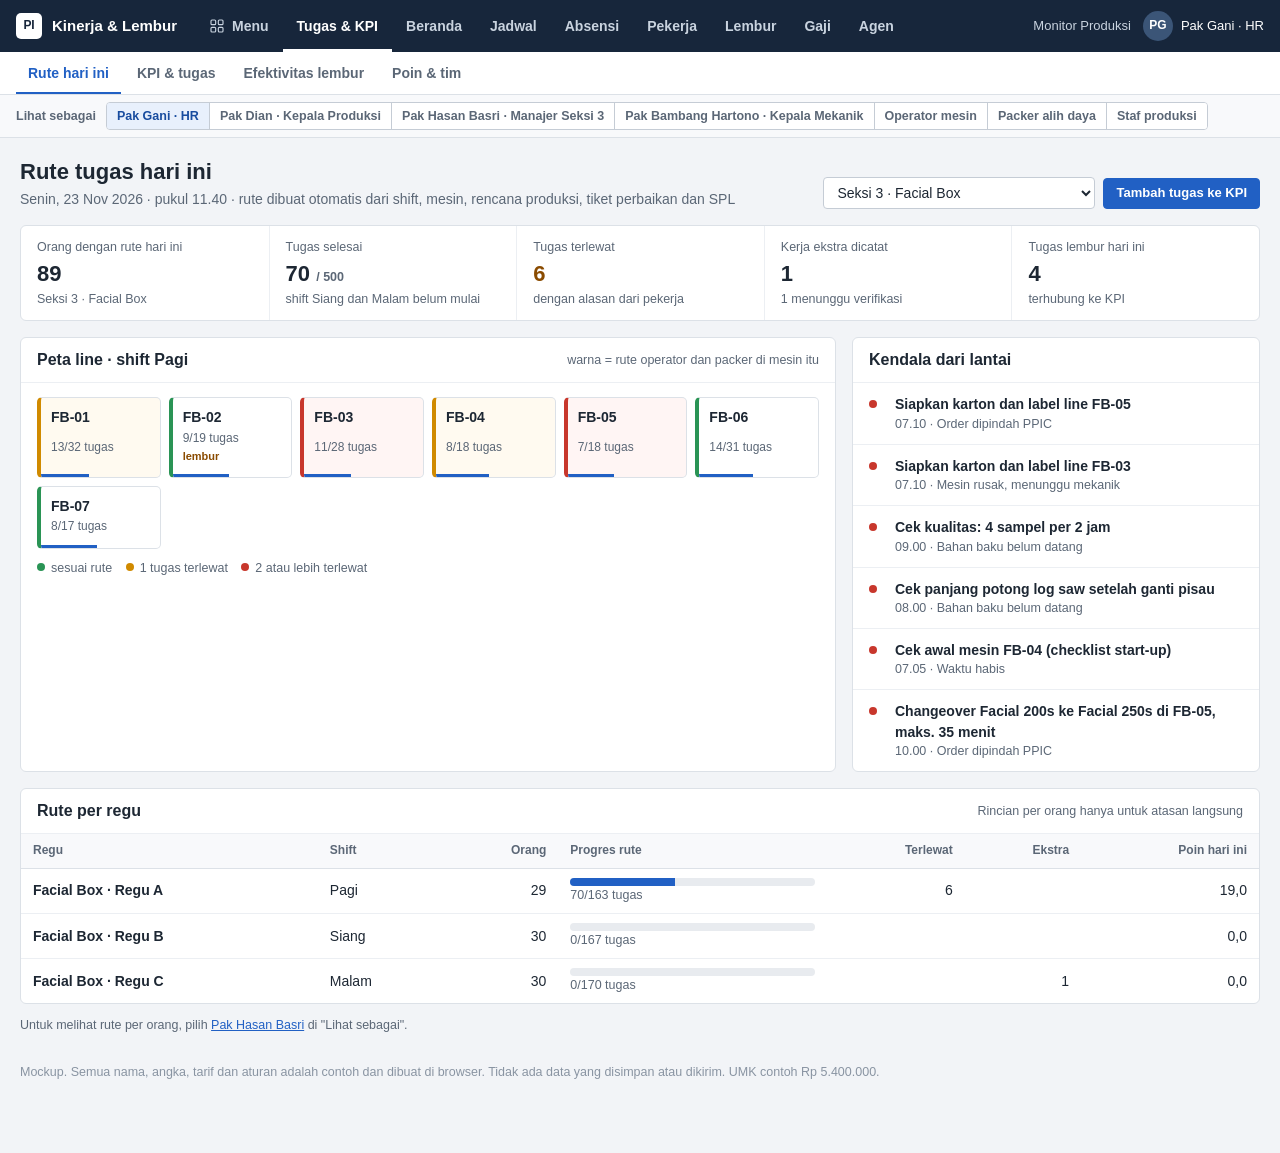
<file: public/outsource/index.html>
<!DOCTYPE html>
<html lang="id">
<head>
<meta charset="utf-8">
<meta name="viewport" content="width=device-width, initial-scale=1">
<meta name="description" content="Mockup perencanaan tenaga kerja alih daya untuk pabrik converting tisu: jadwal, absensi, cuti, gaji, rekening bank, pembayaran, agen dan kontrak.">
<title>Tenaga Kerja Alih Daya · Production Intelligence</title>
<style>
:root{
  --bg:#f2f4f7; --card:#fff; --ink:#1d2733; --muted:#5b6776; --faint:#8994a2; --line:#dce1e7; --line2:#eceff3;
  --nav:#17263b; --nav2:#22344d; --navink:#c9d3df;
  --pri:#2160c4; --pri-d:#184c9f; --pri-l:#e8f0fc;
  --ok:#17663a; --ok-l:#e2f3e8; --warn:#8a4b00; --warn-l:#fcefd6; --bad:#a3241a; --bad-l:#fce6e4;
  --p:#dbe7fa; --p-i:#173d74; --s:#fbe6c6; --s-i:#653c00; --m:#e2ddf5; --m-i:#382c74;
  --sans:-apple-system,BlinkMacSystemFont,"Segoe UI",Roboto,"Helvetica Neue",Arial,sans-serif;
  color-scheme:light;
}
*{box-sizing:border-box}
html,body{margin:0}
body{background:var(--bg);color:var(--ink);font-family:var(--sans);font-size:14px;line-height:1.45;-webkit-font-smoothing:antialiased}
button,select,input,textarea{font:inherit;color:inherit}
button{cursor:pointer}
a{color:var(--pri)}
:focus-visible{outline:2px solid var(--pri);outline-offset:1px}
h1,h2,h3,h4{margin:0;font-weight:650;line-height:1.25}
h1{font-size:22px} h2{font-size:16px} h3{font-size:14px}
.num{font-variant-numeric:tabular-nums}
.muted{color:var(--muted)} .faint{color:var(--faint)} .small{font-size:12.5px}
.right{text-align:right} .nowrap{white-space:nowrap}
.sr{position:absolute;width:1px;height:1px;overflow:hidden;clip:rect(0 0 0 0)}

/* Top navigation */
.top{background:var(--nav);color:#fff;display:flex;align-items:stretch;height:52px;padding:0 0 0 16px;position:sticky;top:0;z-index:20}
.brand{display:flex;align-items:center;gap:10px;font-weight:650;font-size:15px;color:#fff;text-decoration:none;padding-right:18px;white-space:nowrap}
.brand .mark{width:26px;height:26px;border-radius:5px;background:#fff;color:var(--nav);display:grid;place-items:center;font-size:12px;font-weight:800;letter-spacing:-.02em}
.mainnav{display:flex;overflow-x:auto;scrollbar-width:none}
.mainnav a{display:flex;align-items:center;padding:0 14px;color:var(--navink);text-decoration:none;font-weight:550;white-space:nowrap;border-bottom:3px solid transparent;border-top:3px solid transparent}
.mainnav a:hover{color:#fff;background:var(--nav2)}
.mainnav a[aria-current="true"]{color:#fff;border-bottom-color:#fff}
.topright{margin-left:auto;display:flex;align-items:center;gap:12px;padding:0 16px;white-space:nowrap}
.topright a{color:var(--navink);text-decoration:none;font-size:13px}
.topright a:hover{color:#fff}
.rolesel{background:var(--nav2);color:#fff;border:1px solid #3b5577;min-height:30px;padding:3px 8px;font-size:13px;max-width:260px}
.who{display:flex;align-items:center;gap:8px;font-size:13px;color:#fff}
.av{width:30px;height:30px;border-radius:50%;background:#3b5577;color:#fff;display:grid;place-items:center;font-size:12px;font-weight:650;flex:none}
.av.lg{width:56px;height:56px;font-size:19px;background:#d7e1ee;color:#1f3a5f}
.av.sm{width:26px;height:26px;font-size:11px;background:#e3e8ef;color:#2c4566}

.subnav[hidden]{display:none}
.subnav{background:#fff;border-bottom:1px solid var(--line);display:flex;gap:4px;padding:0 16px;overflow-x:auto;position:sticky;top:52px;z-index:19}
.subnav a{padding:11px 12px 9px;color:var(--muted);text-decoration:none;font-weight:550;white-space:nowrap;border-bottom:2px solid transparent}
.subnav a:hover{color:var(--ink)}
.subnav a[aria-current="page"]{color:var(--pri);border-bottom-color:var(--pri)}

.viewas{background:#f8f9fb;border-bottom:1px solid var(--line);padding:7px 16px;display:flex;align-items:center;gap:10px;flex-wrap:wrap;font-size:13px}
.viewas .lbl{white-space:nowrap}
.viewas .seg{flex-wrap:wrap}
@media (max-width:700px){.viewas{flex-wrap:wrap}.viewas .seg{flex-wrap:nowrap;overflow-x:auto;max-width:100%;flex:1 1 220px}.pdemo{flex:1 1 100%}.pdemo select{max-width:100%;flex:1}.viewas .seg button{white-space:nowrap}}
.viewas .seg button{font-size:12.5px;padding:4px 10px}
.phone{width:390px;max-width:100%;border:10px solid #1d2733;border-radius:34px;background:#f2f4f7;overflow:hidden;box-shadow:0 10px 30px rgba(15,25,40,.18)}
.phone .ph{background:var(--nav);color:#fff;padding:18px 18px 14px}
.phone .pb{padding:12px;display:grid;gap:10px}
.wk7{display:grid;grid-template-columns:repeat(7,1fr);gap:4px;text-align:center;font-size:11.5px}
.wk7 .sh{padding:4px 2px}
/* Menu page */
.navmenu{display:inline-flex;align-items:center;gap:7px}
.navmenu .ico{width:16px;height:16px}
.ico{width:22px;height:22px;fill:none;stroke:currentColor;stroke-width:1.7;stroke-linecap:round;stroke-linejoin:round;flex:none}
.menusearch{display:flex;align-items:center;gap:10px;background:#fff;border:1px solid #c5ccd5;border-radius:6px;padding:4px 14px;margin-bottom:18px;color:var(--muted)}
.menusearch:focus-within{border-color:var(--pri);box-shadow:0 0 0 3px var(--pri-l)}
.menusearch input[type=search]{border:0;flex:1;min-height:40px;font-size:15px;padding:0;box-shadow:none!important}
.menucols{display:grid;grid-template-columns:minmax(0,1fr) 320px;gap:20px;align-items:start}
.menugroups{display:grid;gap:22px}
.mgroup h2{font-size:13px;text-transform:uppercase;letter-spacing:.05em;color:var(--muted);margin:0 0 8px}
.tiles{display:grid;grid-template-columns:repeat(auto-fill,minmax(230px,1fr));gap:10px}
.tile{display:flex;gap:12px;align-items:flex-start;background:#fff;border:1px solid var(--line);border-radius:6px;padding:13px 14px;text-decoration:none;color:var(--ink)}
.tile:hover{border-color:#a9b8cc;background:#fbfcfe}
.tile .ico{color:var(--pri);margin-top:1px}
.tile b{display:block;font-weight:600}
.tile span{display:block;font-size:12.5px;color:var(--muted);margin-top:1px}
.tile span.tag{display:inline-block}
.tile[hidden],.mgroup[hidden]{display:none}
.prow{display:flex;align-items:center;gap:10px;width:100%;color:inherit;text-decoration:none}
.prow b{display:block;font-weight:600}
.prow:hover b{text-decoration:underline}
@media (max-width:980px){.menucols{grid-template-columns:minmax(0,1fr)}}
/* Staff profile */
.prof{display:grid;grid-template-columns:280px minmax(0,1fr);gap:20px;align-items:start}
.profside{position:sticky;top:104px;overflow:hidden}
.pshead{display:flex;gap:12px;align-items:center;padding:16px 16px 10px}
.pshead h1{font-size:18px}
.pstags{display:flex;gap:6px;flex-wrap:wrap;padding:0 16px 10px}
.psfacts{display:grid;grid-template-columns:max-content 1fr;gap:4px 12px;margin:0;padding:10px 16px;border-top:1px solid var(--line2);font-size:13px}
.psfacts dt{color:var(--muted)} .psfacts dd{margin:0}
.psbtn{display:flex;gap:8px;padding:0 16px 14px;flex-wrap:wrap}
.pnav{border-top:1px solid var(--line);padding:6px 0}
.pnav button{display:block;width:100%;text-align:left;border:0;background:none;padding:9px 16px 9px 13px;border-left:3px solid transparent;font-weight:550;color:var(--muted)}
.pnav button:hover{color:var(--ink);background:#f7f9fc}
.pnav button[aria-selected="true"]{color:var(--pri-d);background:var(--pri-l);border-left-color:var(--pri)}
.pgrp{font-size:11.5px;font-weight:650;text-transform:uppercase;letter-spacing:.05em;color:var(--faint);padding:10px 16px 4px}
.ptitle{font-size:19px;margin:2px 0 14px}
.psec{margin-bottom:16px}
.kv.wide{grid-template-columns:minmax(170px,max-content) 1fr}
@media (max-width:860px){.prof{grid-template-columns:minmax(0,1fr)}.profside{position:static}.pnav{display:flex;overflow-x:auto;padding:0}.pnav button{width:auto;white-space:nowrap;border-left:0;border-bottom:3px solid transparent;padding:10px 12px}.pnav button[aria-selected="true"]{border-bottom-color:var(--pri)}.pgrp{display:none}.kv.wide{grid-template-columns:minmax(0,1fr)}.kv.wide dd{margin-bottom:6px}}
/* Employee portal */
.portal{max-width:880px;margin:0 auto}
.phd{display:flex;align-items:flex-end;gap:12px;flex-wrap:wrap;margin-bottom:14px}
.phd>div:first-child{flex:1;min-width:200px}
.phd .sub{color:var(--muted);margin-top:3px}
.pcard{margin-bottom:14px}
.pcard.next{padding:16px 18px}
.pcard .big{font-size:26px;font-weight:650;margin:2px 0;font-variant-numeric:tabular-nums}
.pcard .row{display:flex;gap:8px;align-items:center;flex-wrap:wrap;margin-top:12px}
.pcard.focus{border-color:var(--pri);box-shadow:0 0 0 3px var(--pri-l)}
.pgrid{display:grid;grid-template-columns:repeat(auto-fit,minmax(190px,1fr));gap:12px;margin-bottom:14px}
.pstat{display:grid;gap:2px;padding:13px 16px;text-decoration:none;color:var(--ink)}
a.pstat:hover{border-color:#a9b8cc}
.pstat b{font-size:19px;font-weight:650;font-variant-numeric:tabular-nums}
.shiftlist li{align-items:center}
.shiftlist li.today{background:#f6f9ff}
.dbox{width:44px;text-align:center;line-height:1.15;flex:none}
.dbox span{display:block;font-size:12px;color:var(--muted)}
.dbox b{font-size:18px}
.sh.off{background:#eef0f3;color:var(--muted)}
.clockcard{text-align:center;padding:22px 16px}
.clockcard .clock{font-size:44px;font-weight:650;font-variant-numeric:tabular-nums;margin:4px 0}
.btn.xl{padding:12px 30px;font-size:15px}
details.pcard>summary{cursor:pointer;list-style:none}
details.pcard>summary::-webkit-details-marker{display:none}
.pme{display:flex;gap:14px;align-items:center;margin-bottom:16px}
.kvrow{display:flex;gap:16px;justify-content:space-between;padding:7px 0;border-bottom:1px solid var(--line2)}
.kvrow:last-child{border-bottom:0}
.kvrow>span:last-child{text-align:right}
.phonewrap{display:flex;justify-content:center;padding:4px 0 10px}
.pframe{height:780px;max-height:calc(100vh - 150px);min-height:560px;display:flex;flex-direction:column;background:var(--bg)}
.pframe .ptop{display:flex;align-items:center;gap:8px;background:var(--nav);color:#fff;padding:12px 14px;font-size:14px}
.pframe .ptop .mark{width:22px;height:22px;border-radius:4px;background:#fff;color:var(--nav);display:grid;place-items:center;font-size:10px;font-weight:800}
.pframe .ptop .av{margin-left:auto}
.pframe .pscreen{flex:1;overflow-y:auto;padding:14px 12px}
.pframe .phd h1{font-size:19px}
.pframe .pgrid{grid-template-columns:1fr 1fr;gap:8px}
.pframe .pstat{padding:10px 12px}
.pframe .pstat b{font-size:16px}
.pframe .pcard .big{font-size:22px}
.pframe .clockcard .clock{font-size:38px}
.pframe .kvrow{flex-direction:column;gap:1px}
.pframe .kvrow>span:last-child{text-align:left}
.pframe .list li{padding:10px 12px}
.ptabbar{display:flex;border-top:1px solid var(--line);background:#fff}
.ptabbar a{flex:1;display:grid;justify-items:center;gap:2px;padding:7px 0 9px;font-size:11px;font-weight:600;color:var(--muted);text-decoration:none}
.ptabbar a .ico{width:22px;height:22px}
.ptabbar a[aria-current="true"]{color:var(--pri)}
.pdemo{display:inline-flex;gap:8px;align-items:center;flex-wrap:wrap}
.pdemo select{min-height:28px;padding:2px 6px;font-size:12.5px;max-width:280px}
/* Tugas & KPI */
.tag.kpi{background:#eef2f8;color:#2c4566;font-weight:550}
.mgrid{display:grid;grid-template-columns:repeat(auto-fill,minmax(112px,1fr));gap:8px}
.mtile{position:relative;display:grid;gap:2px;text-align:left;border:1px solid var(--line);border-left-width:4px;border-radius:5px;background:#fff;padding:9px 10px 12px;overflow:hidden}
.mtile span{font-size:12px;color:var(--muted)}
.mtile i{position:absolute;left:0;bottom:0;height:3px;background:var(--pri)}
.mtile em{font-style:normal;font-size:11px;font-weight:600;color:var(--warn)}
.mtile.ok{border-left-color:#2a9455}.mtile.warn{border-left-color:#d08a00;background:#fffaf0}.mtile.bad{border-left-color:#c8372c;background:#fff5f4}
.mtile:hover{border-color:#a9b8cc}
.tline{list-style:none;margin:0;padding:0}
.tline li{display:flex;gap:10px;align-items:flex-start;padding:9px 0;border-bottom:1px solid var(--line2);position:relative}
.tline li:last-child{border-bottom:0}
.tline .tdot{width:12px;height:12px;border-radius:50%;border:2px solid #b7c2cf;background:#fff;margin-top:4px;flex:none}
.tline li.selesai .tdot{background:#2a9455;border-color:#2a9455}
.tline li.terlewat .tdot{background:#c8372c;border-color:#c8372c}
.tline li.jalan .tdot{border-color:var(--pri);box-shadow:0 0 0 3px var(--pri-l)}
.tline li.jalan{background:#f6f9ff;margin:0 -10px;padding:9px 10px;border-radius:5px}
.tline .tt b{font-variant-numeric:tabular-nums;margin-right:4px}
.tline .meta{font-size:12.5px;color:var(--muted);margin-top:2px}
.stopact{display:flex;gap:6px;flex-wrap:wrap;margin-top:8px;align-items:center}
.stopact input{width:130px}
.pcard.rtop{padding:14px 16px}
.rhead{display:flex;gap:14px;align-items:center}
.ring{width:76px;height:76px;flex:none}
.ok-note{background:var(--ok-l);color:var(--ok);border-color:#bfe3cb;margin-top:10px}
.xbtn{width:100%;justify-content:center;padding:10px;margin-bottom:14px}
.xbtn .ico{width:18px;height:18px}
.kpilist{display:grid;gap:16px}
.kpicard .hd{align-items:flex-start}
.kpinow{display:flex;align-items:center;gap:8px}
.kpinow b{font-size:20px;font-variant-numeric:tabular-nums}
.okc{color:var(--ok)}.warnc{color:var(--warn)}
.spark{width:80px;height:24px}
.kpifoot{display:flex;gap:18px;flex-wrap:wrap;align-items:center;border-top:1px solid var(--line2);font-size:13px;color:var(--muted)}
.kpifoot .btn{margin-left:auto}
.medal{display:inline-grid;place-items:center;width:22px;height:22px;border-radius:50%;font-weight:700;font-size:12px}
.medal.m1{background:#f6d77a}.medal.m2{background:#dfe3e8}.medal.m3{background:#efc29a}
.rules{margin:0;padding-left:18px;display:grid;gap:8px}
.badge{display:flex;gap:10px;align-items:flex-start}
.badges{display:grid;grid-template-columns:repeat(auto-fill,minmax(150px,1fr));gap:12px}
.bico{width:34px;height:34px;border-radius:50%;background:#fff4d6;color:#a86b00;display:grid;place-items:center;flex:none}
.bico .ico{width:18px;height:18px}
.badge.off{opacity:.45}.badge.off .bico{background:#eef0f3;color:var(--faint)}
.list li.mine{background:#f6f9ff}
.pframe .badges{grid-template-columns:1fr 1fr}
.pframe .stopact input{width:110px}
main{max-width:1440px;margin:0 auto;padding:20px 20px 60px}
.pagehead{display:flex;flex-wrap:wrap;align-items:flex-end;gap:12px 20px;margin-bottom:16px}
.pagehead .sub{color:var(--muted);margin-top:3px}
.pagehead .actions{margin-left:auto;display:flex;flex-wrap:wrap;gap:8px;align-items:center}

/* Cards and grid */
.card{background:var(--card);border:1px solid var(--line);border-radius:6px}
.card>.hd{display:flex;align-items:center;gap:10px;padding:12px 16px;border-bottom:1px solid var(--line2)}
.card>.hd .more{margin-left:auto}
.card>.bd{padding:14px 16px}
.card>.bd.flush{padding:0}
.grid{display:grid;gap:16px}
.g2{grid-template-columns:repeat(2,minmax(0,1fr))}
.g3{grid-template-columns:repeat(3,minmax(0,1fr))}
.g21{grid-template-columns:minmax(0,2fr) minmax(0,1fr)}
@media (max-width:980px){.g2,.g3,.g21{grid-template-columns:minmax(0,1fr)}}

.stats{display:grid;grid-template-columns:repeat(auto-fit,minmax(180px,1fr));background:#fff;border:1px solid var(--line);border-radius:6px;margin-bottom:16px}
.stat{padding:12px 16px;border-left:1px solid var(--line2)}
.stat:first-child{border-left:0}
.stat .k{font-size:12.5px;color:var(--muted)}
.stat .v{font-size:22px;font-weight:650;font-variant-numeric:tabular-nums;margin-top:2px}
.stat .s{font-size:12.5px;color:var(--muted)}
.stat .v.bad{color:var(--bad)} .stat .v.warn{color:var(--warn)}

/* Buttons and fields */
.btn{display:inline-flex;align-items:center;gap:6px;border:1px solid #c5ccd5;background:#fff;border-radius:4px;padding:6px 12px;font-weight:600;font-size:13px;line-height:1.3;white-space:nowrap;text-decoration:none;color:var(--ink)}
.btn:hover{background:#f5f7f9}
.btn.pri{background:var(--pri);border-color:var(--pri);color:#fff}
.btn.pri:hover{background:var(--pri-d)}
.btn.danger{color:var(--bad);border-color:#e4b7b2}
.btn.ghost{border-color:transparent;background:transparent;color:var(--pri);padding:4px 6px}
.btn.ghost:hover{background:var(--pri-l)}
.btn.sm{padding:3px 9px;font-size:12.5px}
.btn[disabled]{opacity:.5;cursor:not-allowed}
.field{display:grid;gap:4px}
.field label,.lbl{font-size:12.5px;font-weight:600;color:var(--muted)}
input[type=text],input[type=number],input[type=date],input[type=time],input[type=search],select,textarea{border:1px solid #c5ccd5;border-radius:4px;padding:6px 9px;background:#fff;min-height:32px}
input:focus,select:focus,textarea:focus{border-color:var(--pri);outline:none;box-shadow:0 0 0 3px var(--pri-l)}
.filters{display:flex;flex-wrap:wrap;gap:8px;align-items:center;margin-bottom:12px}
.seg{display:inline-flex;border:1px solid #c5ccd5;border-radius:4px;overflow:hidden;background:#fff}
.seg button{border:0;background:#fff;padding:5px 11px;font-weight:600;font-size:13px;border-left:1px solid #c5ccd5;color:var(--muted)}
.seg button:first-child{border-left:0}
.seg button[aria-pressed="true"]{background:var(--pri-l);color:var(--pri-d)}

/* Tags */
.tag{display:inline-block;padding:1px 7px;border-radius:3px;font-size:12px;font-weight:600;background:#edf0f3;color:#3d4855;white-space:nowrap;line-height:1.55}
.tag.ok{background:var(--ok-l);color:var(--ok)} .tag.warn{background:var(--warn-l);color:var(--warn)}
.tag.bad{background:var(--bad-l);color:var(--bad)} .tag.info{background:var(--pri-l);color:var(--pri-d)}
.dot{display:inline-block;width:8px;height:8px;border-radius:50%;margin-right:6px;vertical-align:1px;background:var(--faint)}
.dot.ok{background:#2a9455}.dot.warn{background:#d08a00}.dot.bad{background:#c8372c}

/* Tables */
.tw{overflow-x:auto}
table.tbl{width:100%;border-collapse:collapse}
.tbl th{font-size:12px;font-weight:600;color:var(--muted);text-align:left;padding:8px 12px;border-bottom:1px solid var(--line);background:#f8f9fb;white-space:nowrap}
.tbl td{padding:9px 12px;border-bottom:1px solid var(--line2);vertical-align:middle}
.tbl tr:last-child td{border-bottom:0}
.tbl tbody tr.click{cursor:pointer}
.tbl tbody tr.click:hover td{background:#f7f9fc}
.tbl td.num,.tbl th.num{text-align:right;white-space:nowrap;font-variant-numeric:tabular-nums}
.tbl tfoot td{font-weight:650;background:#f8f9fb;border-top:1px solid var(--line)}
.tbl .sub{display:block;font-size:12.5px;color:var(--muted)}
.tbl input[type=checkbox]{width:16px;height:16px;vertical-align:middle}
.person{display:flex;align-items:center;gap:9px}
.person b{font-weight:600}
.person a{color:inherit;text-decoration:none}
.person a:hover{text-decoration:underline}
.empty{padding:28px;text-align:center;color:var(--muted)}

/* Lists */
.list{list-style:none;margin:0;padding:0}
.list li{display:flex;gap:12px;align-items:flex-start;padding:11px 16px;border-bottom:1px solid var(--line2)}
.list li:last-child{border-bottom:0}
.list .grow{flex:1;min-width:0}
.list .meta{font-size:12.5px;color:var(--muted)}
.kv{display:grid;grid-template-columns:minmax(120px,max-content) 1fr;gap:7px 18px;margin:0}
.kv dt{color:var(--muted)} .kv dd{margin:0}
.note{background:#f6f8fa;border:1px solid var(--line);border-radius:5px;padding:10px 12px;color:var(--muted);font-size:13px}
.note.warn{background:#fffaf0;border-color:#efd9ad;color:#6b4300}
.note.bad{background:#fff6f5;border-color:#efc4bf;color:#7d1d15}

/* Roster */
.roster{border-collapse:separate;border-spacing:0;width:100%;min-width:1080px}
.roster th,.roster td{border-bottom:1px solid var(--line2);border-left:1px solid var(--line2);padding:0;vertical-align:top}
.roster thead th{position:sticky;top:0;background:#f8f9fb;z-index:3;font-size:12.5px;font-weight:600;color:var(--muted);padding:8px;text-align:left;border-bottom:1px solid var(--line)}
.roster thead th.today{color:var(--pri-d);background:#eef4fd}
.roster .nm{position:sticky;left:0;background:#fff;z-index:2;min-width:220px;max-width:240px;padding:6px 10px;border-left:0}
.roster thead .nm{z-index:4;background:#f8f9fb}
.roster .nm b{font-weight:600;display:block;white-space:nowrap;overflow:hidden;text-overflow:ellipsis}
.roster .nm span{display:block;font-size:12px;color:var(--muted);white-space:nowrap;overflow:hidden;text-overflow:ellipsis}
.roster td.c{width:12%;height:46px}
.roster td.tot{width:64px;text-align:right;padding:6px 10px;font-variant-numeric:tabular-nums;color:var(--muted);font-size:12.5px}
.roster tr.grp td{background:#f3f5f8;font-weight:600;font-size:12.5px;padding:6px 10px;color:#394656}
.roster tr.need td{background:#fbfcfd}
.roster tr.need td.c{padding:5px 6px;font-size:12px;line-height:1.5}
.cellbtn{display:block;width:100%;height:100%;min-height:45px;border:0;background:transparent;padding:4px;text-align:left}
.cellbtn:hover{background:#f3f6fa}
.sh{display:block;border-radius:3px;padding:3px 6px;font-size:12px;line-height:1.3;font-weight:600}
.sh small{display:block;font-weight:500;opacity:.85}
.sh.P{background:var(--p);color:var(--p-i)} .sh.S{background:var(--s);color:var(--s-i)} .sh.M{background:var(--m);color:var(--m-i)}
.sh.C{background:var(--ok-l);color:var(--ok)} .sh.SK{background:var(--bad-l);color:var(--bad)} .sh.I{background:#eceff3;color:#3d4855}
.sh.X{background:repeating-linear-gradient(135deg,#f1f3f5 0 6px,#e7eaee 6px 12px);color:var(--muted)}
.sh.edited{box-shadow:inset 0 0 0 1.5px currentColor}
.sh.ot{outline:1.5px dashed currentColor;outline-offset:-1.5px}
.legend{display:flex;flex-wrap:wrap;gap:12px;align-items:center;font-size:12.5px;color:var(--muted)}
.legend .sh{display:inline-block;padding:1px 7px}
.needline{display:flex;justify-content:space-between;gap:4px;white-space:nowrap}
.needline.short{color:var(--bad);font-weight:650}
.openbtn{border:1px dashed #d79a93;background:#fff7f6;color:var(--bad);border-radius:3px;font-size:12px;font-weight:650;padding:2px 6px;margin:2px 2px 0 0}
.openbtn:hover{background:var(--bad-l)}

/* Profile */
.profilehead{display:flex;gap:16px;align-items:center;flex-wrap:wrap;margin-bottom:14px}
.tabs{display:flex;gap:2px;border-bottom:1px solid var(--line);margin-bottom:16px;overflow-x:auto}
.tabs button{border:0;background:transparent;padding:9px 12px;font-weight:600;color:var(--muted);border-bottom:2px solid transparent;white-space:nowrap}
.tabs button[aria-selected="true"]{color:var(--pri);border-bottom-color:var(--pri)}
.bankcard{border:1px solid var(--line);border-radius:6px;padding:14px 16px;display:grid;gap:4px;max-width:420px}
.bankcard .acct{font-size:18px;font-weight:650;letter-spacing:.04em;font-variant-numeric:tabular-nums}
.steps{display:flex;flex-wrap:wrap;gap:0;margin:0;padding:0;list-style:none;border:1px solid var(--line);border-radius:6px;background:#fff;overflow:hidden}
.steps li{flex:1;min-width:130px;padding:9px 14px;border-left:1px solid var(--line2);font-size:13px;color:var(--muted)}
.steps li:first-child{border-left:0}
.steps li b{display:block;color:var(--ink);font-weight:600}
.steps li.done b{color:var(--ok)}
.steps li.cur{background:var(--pri-l)} .steps li.cur b{color:var(--pri-d)}
.bar{height:8px;background:#e8ebef;border-radius:4px;overflow:hidden}
.bar i{display:block;height:100%;background:var(--pri)}
.bar.ok i{background:#2a9455} .bar.warn i{background:#d08a00}

/* Modal, drawer, toast */
.scrim{position:fixed;inset:0;background:rgba(20,30,45,.42);display:flex;align-items:flex-start;justify-content:center;z-index:50;padding:60px 16px;overflow-y:auto}
.modal{background:#fff;border-radius:7px;width:min(560px,100%);box-shadow:0 12px 40px rgba(15,25,40,.25)}
.modal.wide{width:min(820px,100%)}
.modal .mh{display:flex;align-items:center;gap:10px;padding:14px 18px;border-bottom:1px solid var(--line2)}
.modal .mh .x{margin-left:auto;border:0;background:transparent;font-size:20px;line-height:1;color:var(--muted);padding:4px 8px}
.modal .mb{padding:16px 18px;display:grid;gap:14px}
.modal .mf{display:flex;justify-content:flex-end;gap:8px;padding:12px 18px;border-top:1px solid var(--line2);background:#fafbfc;border-radius:0 0 7px 7px}
.opts{display:grid;grid-template-columns:repeat(auto-fit,minmax(110px,1fr));gap:6px}
.opts label{border:1px solid var(--line);border-radius:4px;padding:7px 9px;display:flex;gap:7px;align-items:center;cursor:pointer;font-size:13px}
.opts label:has(input:checked){border-color:var(--pri);background:var(--pri-l)}
.toast{position:fixed;left:50%;bottom:22px;transform:translateX(-50%);background:#1d2733;color:#fff;padding:10px 16px;border-radius:5px;font-size:13.5px;z-index:60;box-shadow:0 6px 20px rgba(0,0,0,.2);max-width:min(600px,92vw)}
.payslip{font-size:13px}
.payslip table{width:100%;border-collapse:collapse}
.payslip td{padding:4px 0}
.payslip td:last-child{text-align:right;font-variant-numeric:tabular-nums}
.payslip tr.t td{border-top:1px solid var(--line);font-weight:650;padding-top:7px}
.foot{margin-top:28px;color:var(--faint);font-size:12.5px}
@media (max-width:700px){
  main{padding:14px 12px 50px}
  .topright .hide-sm{display:none}
  .stat{border-left:0;border-top:1px solid var(--line2)}
}
</style>
</head>
<body>
<header class="top">
  <a class="brand" href="#beranda"><span class="mark" aria-hidden="true">PI</span>Kinerja & Lembur</a>
  <nav class="mainnav" id="mainnav" aria-label="Menu utama"></nav>
  <div class="topright">
    <a class="hide-sm" href="../">Monitor Produksi</a>
    <span class="who"><span class="av" aria-hidden="true">PG</span><span class="hide-sm">Pak Gani · HR</span></span>
  </div>
</header>
<nav class="subnav" id="subnav" aria-label="Sub menu"></nav>
<div class="viewas" id="viewas"></div>
<main id="app" tabindex="-1"></main>
<div id="overlay"></div>
<script>
"use strict";
/* ============================================================
   Tenaga Kerja Alih Daya: mockup. All names, numbers, rates and
   rules are examples generated in the browser. Nothing is saved.
   ============================================================ */

/* ---------- utilities ---------- */
const $ = s => document.querySelector(s);
const $$ = s => [...document.querySelectorAll(s)];
let _s = 20261123;
const rnd = () => { _s |= 0; _s = _s + 0x6D2B79F5 | 0; let t = Math.imul(_s ^ _s >>> 15, 1 | _s); t = t + Math.imul(t ^ t >>> 7, 61 | t) ^ t; return ((t ^ t >>> 14) >>> 0) / 4294967296; };
const ri = (a, b) => a + Math.floor(rnd() * (b - a + 1));
const pick = a => a[Math.floor(rnd() * a.length)];
function hash(str){ let h = 2166136261; for (const c of str) { h ^= c.charCodeAt(0); h = Math.imul(h, 16777619); } return (h >>> 0) / 4294967296; }
const NF = new Intl.NumberFormat("id-ID");
const fmt = n => NF.format(Math.round(n));
const rp = n => (n < 0 ? "−Rp " : "Rp ") + fmt(Math.abs(n));
const dec = (n, d = 1) => n.toFixed(d).replace(".", ",");
const rpS = n => n >= 1e9 ? "Rp " + dec(n / 1e9, 2) + " M" : n >= 1e6 ? "Rp " + dec(n / 1e6, 1) + " jt" : rp(n);
const esc = s => String(s).replace(/[&<>"]/g, c => ({"&":"&amp;","<":"&lt;",">":"&gt;",'"':"&quot;"}[c]));
const initials = n => n.split(" ").filter(w => !/^(Hj?\.|H\.)$/.test(w)).slice(0, 2).map(w => w[0]).join("").toUpperCase();
const pad = n => String(n).padStart(2, "0");

/* Dates: day 0 = Senin 23 Nov 2026 (hari ini). */
const DAYN = ["Min","Sen","Sel","Rab","Kam","Jum","Sab"];
const DAYL = ["Minggu","Senin","Selasa","Rabu","Kamis","Jumat","Sabtu"];
const MON = ["Jan","Feb","Mar","Apr","Mei","Jun","Jul","Agu","Sep","Okt","Nov","Des"];
const dt = d => new Date(Date.UTC(2026, 10, 23 + d));
const dShort = d => { const x = dt(d); return DAYN[x.getUTCDay()] + " " + x.getUTCDate() + " " + MON[x.getUTCMonth()]; };
const dLong = d => { const x = dt(d); return DAYL[x.getUTCDay()] + ", " + x.getUTCDate() + " " + MON[x.getUTCMonth()] + " " + x.getUTCFullYear(); };
const dDate = x => x.getUTCDate() + " " + MON[x.getUTCMonth()] + " " + x.getUTCFullYear();
const daysBetween = (a, b) => Math.round((b - a) / 864e5);
const TODAY = dt(0);

/* ---------- pay rules (editable on the Aturan gaji page) ---------- */
const R = {
  umk: 5400000,         // UMK contoh 2026, Kab. [KOTA]
  meal: 15000, night: 15000, premi: 150, lateGrace: 10,
  otDay: 4, otWeek: 18,
  jhtEe: .02, jpEe: .01, kesEe: .01, jhtEr: .037, jpEr: .02, kesEr: .04, jkk: .0054, jkm: .003,
  jpCap: 10547400, kesCap: 12000000, ppn: .11,
  phlDaily: 230000
};
const hourly = () => R.umk / 173;
const daily = () => R.umk / 25;
const RULES = [
  {id:"base", on:true, group:"Upah", n:"Upah pokok harian", d:"UMK ÷ 25 untuk pola 6 hari kerja per minggu", v:() => rp(daily()) + " per hari"},
  {id:"phl", on:true, group:"Upah", n:"Upah harian lepas (PHL)", d:"Dibayar per hari hadir, mingguan setiap Sabtu", v:() => rp(R.phlDaily) + " per hari"},
  {id:"ot1", on:true, group:"Lembur", n:"Lembur hari kerja, jam pertama", d:"Upah sejam = UMK ÷ 173", v:() => "1,5 × " + rp(hourly())},
  {id:"ot2", on:true, group:"Lembur", n:"Lembur hari kerja, jam berikutnya", d:"Jam ke-2 sampai ke-4", v:() => "2 × " + rp(hourly())},
  {id:"otr", on:true, group:"Lembur", n:"Kerja di hari istirahat atau libur nasional", d:"7 jam pertama ×2, jam ke-8 ×3, jam ke-9 sampai 11 ×4", v:() => "2× / 3× / 4×"},
  {id:"cap", on:true, group:"Lembur", n:"Batas lembur", d:"Jadwal memberi peringatan kalau terlampaui", v:() => R.otDay + " jam/hari, " + R.otWeek + " jam/minggu"},
  {id:"night", on:true, group:"Tunjangan", n:"Tunjangan shift malam", d:"Untuk shift 23.00–07.00", v:() => rp(R.night) + " per shift"},
  {id:"meal", on:true, group:"Tunjangan", n:"Uang makan", d:"Per hari hadir, tidak dibayar kalau mangkir", v:() => rp(R.meal) + " per hari"},
  {id:"premi", on:true, group:"Produksi", n:"Premi hasil packing", d:"Per karton bagus di atas target mesin, dari hitungan sensor packing yang dikonfirmasi leader line", v:() => rp(R.premi) + " per karton"},
  {id:"down", on:true, group:"Produksi", n:"Downtime mesin dan pulang awal", d:"Waktu menunggu karena mesin rusak tetap dibayar penuh", v:() => "100%"},
  {id:"late", on:true, group:"Kehadiran", n:"Toleransi terlambat", d:"Lewat toleransi, menit terlambat dipotong proporsional", v:() => R.lateGrace + " menit"},
  {id:"bpjs", on:true, group:"Potongan", n:"BPJS Ketenagakerjaan (pekerja)", d:"JHT 2% + JP 1% (JP dari upah maks. " + rpS(R.jpCap) + ")", v:() => "3%"},
  {id:"kes", on:true, group:"Potongan", n:"BPJS Kesehatan (pekerja)", d:"1% dari upah, maks. " + rpS(R.kesCap), v:() => "1%"},
  {id:"pph", on:true, group:"Potongan", n:"PPh 21 (TER bulanan)", d:"Disederhanakan untuk demo: semua pekerja kategori A", v:() => "0–2%"},
  {id:"kasbon", on:true, group:"Potongan", n:"Kasbon", d:"Dipotong otomatis sesuai cicilan yang disetujui", v:() => "sesuai cicilan"}
];
const TER_A = [[5400000,0],[5650000,.0025],[5950000,.005],[6300000,.0075],[6750000,.01],[7500000,.0125],[8550000,.015],[9650000,.0175],[10050000,.02],[10350000,.0225],[10700000,.025],[11050000,.03]];
const ter = g => { for (const [lim, r] of TER_A) if (g <= lim) return r; return .03; };

/* ---------- production link: sections and machines (same plant as Monitor Produksi) ---------- */
const SEC = [
  {id:"S1", n:"Seksi 1 · Toilet Roll", mach:["TR-01","TR-02","TR-03","TR-04","TR-05","TR-06","TR-07","TR-08"], crew:2, extra:["Helper produksi","Operator forklift"], ag:"MKS", leader:"Pak Darmawan"},
  {id:"S2", n:"Seksi 2 · Kitchen Towel & Jumbo Roll", mach:["KT-01","KT-02","KT-03","KT-04","KT-05","JR-01","JR-02"], crew:2, extra:["Helper jumbo roll"], ag:"MKS", leader:"Pak Suparman"},
  {id:"S3", n:"Seksi 3 · Facial Box", mach:["FB-01","FB-02","FB-03","FB-04","FB-05","FB-06","FB-07"], crew:3, extra:["Helper produksi"], ag:"STM", leader:"Pak Hasan Basri"},
  {id:"S4", n:"Seksi 4 · Soft Pack & Travel Pack", mach:["SP-01","SP-02","SP-03","SP-04","SP-05","SP-06","SP-07"], crew:2, extra:["Helper produksi","Operator forklift"], ag:"STM", leader:"Pak Mulyadi"},
  {id:"S5", n:"Seksi 5 · Napkin", mach:["NP-01","NP-02","NP-03","NP-04","NP-05","NP-06"], crew:2, extra:["Helper produksi"], ag:"MKS", leader:"Pak Subagyo"},
  {id:"S6", n:"Seksi 6 · Hand Towel", mach:["HT-01","HT-02","HT-03","HT-04","HT-05","HT-06"], crew:1, extra:["Helper produksi"], ag:"STM", leader:"Pak Wahyudi"}
];
const secById = id => SEC.find(s => s.id === id);
/* Changes in the PPIC production plan for this week */
const PLAN_CHG = [
  {sec:"S3", d:3, sh:"PSM", delta:1, why:"FB-08 dijadwalkan untuk order [PELANGGAN] (Facial 250s)"},
  {sec:"S1", d:2, sh:"P", delta:-1, why:"PM terjadwal TR-03 (07.00–15.00)"},
  {sec:"S5", d:5, sh:"PSM", delta:-2, why:"NP-05 dan NP-06 tidak ada order"},
  {sec:"S4", d:1, sh:"M", delta:1, why:"SP-08 selesai PM, ikut jalan malam"}
];
function machinesOn(sec, d, sh){
  const s = secById(sec); let n = s.mach.length;
  for (const c of PLAN_CHG) if (c.sec === sec && c.d === d && c.sh.includes(sh)) n += c.delta;
  return n;
}
const need = (sec, d, sh) => machinesOn(sec, d, sh) * secById(sec).crew + secById(sec).extra.length;

/* ---------- shifts ---------- */
const SH = {P:{n:"Pagi", t:"07.00–15.00", s:7, e:15}, S:{n:"Siang", t:"15.00–23.00", s:15, e:23}, M:{n:"Malam", t:"23.00–07.00", s:23, e:31}};
const LEAVE = {C:"Cuti", SK:"Sakit", I:"Izin", L:"Libur", X:"Kontrak habis"};
const PAT = ["P","P","S","S","M","M","L","L"];   // pola 4 regu 3 shift, 2-2-2-2
const REGU = {A:0, B:2, C:4, D:6};

/* ---------- agencies ---------- */
const AG = {
  MKS:{id:"MKS", n:"Penukal", short:"Penukal", fee:.08, model:"pay", pic:"Bpk. Rahmat Hidayat", phone:"0812-•••-4410", contractEnd:new Date(Date.UTC(2027,2,31)), nib:"91201••••0331", fill:.97, att:.968},
  STM:{id:"STM", n:"Gemna", short:"Gemna", fee:.075, model:"pay", pic:"Ibu Lina Marlina", phone:"0813-•••-2287", contractEnd:new Date(Date.UTC(2026,11,31)), nib:"81204••••1172", fill:.92, att:.955},
  PHL:{id:"PHL", n:"Harian lepas (langsung)", short:"Harian lepas", fee:0, model:"direct", pic:"HR pabrik", phone:"-", contractEnd:null, nib:"-", fill:1, att:.94}
};
const MODEL = {pay:"Pabrik membayar pekerja atas nama agen, agen ditagih fee", agen:"Agen membayar pekerja, pabrik membayar tagihan agen", direct:"Pabrik membayar langsung, mingguan"};

/* ---------- people ---------- */
const FM = ["Agus","Budi","Dedi","Eko","Fajar","Hendra","Irfan","Joko","Lukman","Nanang","Rizal","Slamet","Taufik","Wahyu","Yogi","Arif","Bayu","Dimas","Galih","Hadi","Ilham","Rendi","Sigit","Yusuf","Asep","Ujang","Cecep","Dadan","Iwan","Ade","Rudi","Andri","Ridwan","Deni","Firman"];
const FF = ["Ani","Dewi","Euis","Fitri","Indah","Lilis","Mega","Nining","Nur","Ratna","Rina","Sari","Siti","Tuti","Wati","Yani","Ayu","Dian","Eka","Lina","Neng","Rosita","Suci","Yuli","Imas","Cucu","Iis","Popon","Nia","Wulan"];
const LN = ["Setiawan","Hidayat","Saputra","Kurniawan","Nugraha","Permana","Gunawan","Firmansyah","Maulana","Ramdani","Sopian","Fauzi","Pratama","Hermawan","Purnama","Rohman","Mulyana","Sutisna","Kusnadi","Hakim"];
const LNF = ["Lestari","Rahayu","Wulandari","Susanti","Suryani","Handayani","Sulastri","Komariah","Sundari","Hasanah","Nurhayati","Rahmawati","Fitriani","Puspita","Purnamasari","Anggraeni","Kartika","Yuliani"];
const BANKS = [["BCA",10],["BRI",15],["Mandiri",13],["BNI",10],["BSI",10],["BJB",13]];
const used = new Set();
function name(f){ for (let i = 0; i < 50; i++) { const n = f ? pick(FF) + " " + pick(LNF) : pick(FM) + " " + pick(LN); if (!used.has(n)) { used.add(n); return n; } } return pick(FM) + " " + pick(LN) + " " + ri(2,9); }
function acctNo(len){ let s = ""; for (let i = 0; i < len; i++) s += ri(0, 9); return s; }
const W = []; let wid = 101;
function mkWorker(o){
  const f = o.f ?? (rnd() < (o.role === "Packer" ? .62 : .1));
  const n = name(f);
  const start = new Date(Date.UTC(2026, 10, 23 - ri(30, 620)));
  const end = new Date(Date.UTC(2026, 10, 23 + ri(75, 640)));
  const [bank, len] = o.ag === "BKN" ? ["BRI", 15] : pick(BANKS);
  const w = Object.assign({
    id: "OS-" + pad(Math.floor(wid / 100)) + pad(wid % 100), name: n, f, start, end,
    type: o.ag === "PHL" ? "Harian lepas" : "PKWT",
    phone: "08" + ri(11, 59) + "-••••-" + ri(1000, 9999),
    nik: "3215 •••• •••• " + pad(ri(0, 99)) + pad(ri(0, 99)),
    bpjsTk: o.ag === "PHL" ? "Dalam proses" : "2" + acctNo(4) + "•••••" + acctNo(2),
    bpjsKes: "0001" + acctNo(3) + "•••••" + acctNo(2),
    npwp: rnd() < .45 ? "NIK sebagai NPWP" : "Belum ada",
    leaveBal: ri(2, 12), leaveUsed: 0,
    bank: {bank, no: acctNo(len), holder: n, status: o.ag === "BKN" ? "agen" : "ok", checked: new Date(Date.UTC(2026, ri(0, 10), ri(1, 28))), via: pick(["Cek rekening API bank","Buku tabungan diunggah","Cek rekening API bank"])},
    trained: [], kasbon: rnd() < .12 ? ri(2, 5) * 100000 : 0
  }, o);
  wid += ri(1, 3);
  W.push(w); return w;
}
for (const s of SEC) {
  const regu = s.mach.length * s.crew + s.extra.length + 1;
  for (const r of "ABCD") {
    for (let i = 0; i < regu; i++) {
      const role = i < s.extra.length ? s.extra[i] : "Packer";
      const w = mkWorker({sec: s.id, regu: r, role, ag: s.ag});
      const k = ri(2, 4), m = [...s.mach].sort(() => rnd() - .5).slice(0, role === "Packer" ? k : 0);
      w.trained = role === "Packer" ? m.sort() : [role];
    }
  }
}
for (let i = 0; i < 14; i++) { const w = mkWorker({sec: null, regu: null, role: pick(["Packer","Packer","Helper produksi"]), ag: "PHL"}); w.trained = ["Packer umum"]; }
const wById = id => W.find(w => w.id === id);

/* Fixed example cases, so the demo tells a story */
function setW(i, patch){ const w = W[i]; Object.assign(w, patch); if (patch.name) { w.bank.holder = patch.name; } return w; }
const S3A = W.filter(w => w.sec === "S3" && w.regu === "A");
const DIMAS = setW(W.indexOf(S3A[5]), {name: "Dimas Pratama", f: false});
const AGUS = setW(W.indexOf(W.find(w => w.sec === "S1" && w.regu === "B" && w.role === "Packer")), {name: "Agus Setiawan", f: false});
const SITI = setW(W.indexOf(S3A[8]), {name: "Siti Nurhaliza Rahayu", f: true});
const RINA = setW(W.indexOf(W.filter(w => w.ag === "PHL")[3]), {name: "Rina Lestari", f: true, start: dt(-6)});
RINA.bank = {bank: "-", no: "", holder: "", status: "none", checked: null, via: ""};
const MISM = W.filter(w => w.ag === "MKS" || w.ag === "STM");
MISM[17].bank.status = "mismatch"; MISM[17].bank.holder = "Suherman";
MISM[121].bank.status = "mismatch"; MISM[121].bank.holder = MISM[121].name.split(" ")[0];
MISM[64].bank.status = "pending"; MISM[200].bank.status = "pending";
/* contracts ending soon */
W.filter(w => w.ag !== "PHL" && w.sec === "S2").slice(0, 3).forEach((w, i) => w.end = dt([4, 9, 25][i]));
W.filter(w => w.ag !== "PHL" && w.sec === "S4").slice(3, 6).forEach((w, i) => w.end = dt([12, 38, 52][i]));
W.filter(w => w.ag !== "PHL" && w.sec === "S6").slice(1, 2).forEach(w => w.end = dt(2));

/* ---------- roster overrides ---------- */
const OV = {};           // "id|d" -> code ("P","C","P@S3",...)
const OV0 = {};          // published state
const key = (id, d) => id + "|" + d;
function baseCode(w, d){
  if (w.ag === "PHL" || !w.regu) return "L";
  if (w.end < dt(d)) return "X";
  return PAT[((d + REGU[w.regu]) % 8 + 8) % 8];
}
function code(w, d){ return OV[key(w.id, d)] ?? baseCode(w, d); }
const shiftOf = c => (c || "").split("@")[0];
const secOf = (w, c) => (c || "").split("@")[1] || w.sec;
/* approved leave and sickness this week */
const LEAVES = [];
function addLeave(w, type, from, to, status, note){
  const l = {id: "LV-" + (300 + LEAVES.length), w: w.id, type, from, to, status, note, sent: from - ri(2, 9)};
  LEAVES.push(l);
  if (status === "ok") for (let d = from; d <= to; d++) if (SH[baseCode(w, d)]) OV[key(w.id, d)] = type === "Sakit" ? "SK" : type === "Izin" ? "I" : "C";
  return l;
}
{
  _s = 77;
  const pool = W.filter(w => w.ag !== "PHL");
  for (let i = 0; i < 26; i++) {
    const w = pool[ri(0, pool.length - 1)], d = ri(-1, 6), t = pick(["Cuti tahunan","Cuti tahunan","Sakit","Izin"]);
    addLeave(w, t, d, Math.min(6, d + (t === "Cuti tahunan" ? ri(0, 2) : 0)), "ok", t === "Sakit" ? "Surat dokter diunggah" : t === "Izin" ? "Acara keluarga" : "");
  }
  /* S3 regu A short on Thursday when FB-08 joins */
  addLeave(S3A[2], "Cuti tahunan", 3, 4, "ok", "Pulang kampung");
}
const PEND = [
  addLeave(SITI, "Cuti tahunan", 3, 3, "pending", "Mengurus KTP anak di Dukcapil"),
  addLeave(W.find(w => w.sec === "S1" && w.regu === "C" && w.role === "Packer"), "Cuti tahunan", 1, 2, "pending", "Pernikahan saudara"),
  addLeave(W.find(w => w.sec === "S4" && w.regu === "D" && w.f), "Cuti haid", 0, 0, "pending", "Pasal 81 UU 13/2003"),
  addLeave(W.find(w => w.sec === "S5" && w.regu === "B" && w.role === "Packer"), "Izin", 4, 4, "pending", "Sidang tilang"),
  addLeave(W.find(w => w.sec === "S2" && w.regu === "A" && w.role === "Packer"), "Cuti melahirkan", 7, 96, "pending", "HPL 5 Des, surat bidan diunggah"),
  addLeave(W.find(w => w.sec === "S6" && w.regu === "C"), "Sakit", 0, 1, "pending", "Surat dokter belum diunggah")
];
Object.assign(OV0, OV);

/* ---------- requests to agencies ---------- */
const REQS = [
  {id:"RQ-118", ag:"STM", sec:"S3", d:3, sh:"P", n:2, status:"Dikonfirmasi", names:"2 orang, nama dikirim agen 22 Nov 19.40", sent:"22 Nov 2026"},
  {id:"RQ-117", ag:"MKS", sec:"S2", d:1, sh:"M", n:1, status:"Menunggu agen", names:"-", sent:"22 Nov 2026"},
  {id:"RQ-114", ag:"STM", sec:"S4", d:-3, sh:"S", n:3, status:"Selesai", names:"3 dari 3 hadir", sent:"18 Nov 2026"},
  {id:"RQ-111", ag:"MKS", sec:"S5", d:-6, sh:"P", n:2, status:"Selesai", names:"1 dari 2 hadir", sent:"15 Nov 2026"}
];

/* ---------- timesheets (generated per worker and day) ---------- */
const TSAPPR = {};   // "id|d" -> "ok" | "rej"
const TSEDIT = {};
function ts(w, d){
  const c = code(w, d), s = shiftOf(c);
  if (!SH[s]) return null;
  const h = k => hash(w.id + "|" + d + "|" + k);
  const sh = SH[s];
  let inM = sh.s * 60 - Math.round(h("a") * 14), outM = sh.e * 60 + Math.round(h("b") * 8), flag = null, ot = 0;
  const mach = w.role === "Packer" ? (w.trained[Math.floor(h("m") * w.trained.length)] || "-") : w.role;
  const src = h("s") < .7 ? (w.role === "Packer" && mach !== "Packer umum" ? "RFID di " + mach : "Kartu · gerbang 1") : "Wajah · gerbang 2";
  const r = h("r");
  if (r < .012) { inM = null; outM = null; flag = "Mangkir"; }
  else if (r < .04) { inM = sh.s * 60 + 12 + Math.round(h("c") * 30); flag = "Terlambat"; }
  else if (r < .055) { outM = null; flag = "Tidak absen pulang"; }
  else if (r < .13 && w.role === "Packer") { ot = h("o") < .6 ? 2 : 1; outM = sh.e * 60 + ot * 60 + Math.round(h("b") * 6); flag = "Lembur"; }
  const e = TSEDIT[key(w.id, d)]; if (e) { inM = e.in; outM = e.out; flag = e.flag; ot = e.ot; }
  const bales = w.role === "Packer" && inM != null ? Math.round(255 + h("p") * 120 + ot * 40) : 0;
  const worked = inM != null && outM != null ? (outM - inM) / 60 - 1 : null;
  const late = inM != null ? Math.max(0, inM - sh.s * 60) : 0;
  let st = TSAPPR[key(w.id, d)];
  if (!st) st = d < -2 ? "ok" : (flag && flag !== "Lembur") || (flag === "Lembur" && h("q") < .5) ? "cek" : d < -1 ? "ok" : "baru";
  return {w, d, s, sec: secOf(w, c), inM, outM, worked, late, ot, bales, flag, src, st, mach};
}
const hm = m => m == null ? "—" : pad(Math.floor(m / 60) % 24) + "." + pad(m % 60);

/* ---------- pay runs ---------- */
const PERIOD = {n:"21 Okt – 20 Nov 2026", pay:"Rabu, 25 Nov 2026", cutoff:"Minggu, 22 Nov 2026"};
let RUN = {status:"cek", approvals:[], exported:[]};   // draf -> cek -> setuju1 -> setuju -> dibayar
function payLine(w){
  const h = k => hash(w.id + "|pay|" + k);
  if (w.ag === "PHL") {
    const days = 5 + Math.round(h("d") * 18), base = days * R.phlDaily, meal = days * R.meal;
    const gross = base + meal;
    return {w, days, base, ot:0, otH:0, night:0, meal, premi:0, bales:0, gross, jht:0, jp:0, kes:0, pph:0, kasbon:0, net:gross, er:gross * (R.jkk + R.jkm)};
  }
  const absent = h("a") < .1 ? 1 + Math.round(h("b") * 2) : 0;
  const days = 26 - absent;
  const otH = Math.round(h("o") * 14), nights = Math.round(days / 3), bales = w.role === "Packer" ? Math.round(h("p") * 1900) : 0;
  const base = R.umk * days / 26;
  const ot = hourly() * (otH / 2) * 3.5;
  const night = nights * R.night, meal = days * R.meal, premi = bales * R.premi;
  const gross = base + ot + night + meal + premi;
  const jht = R.umk * R.jhtEe, jp = Math.min(R.umk, R.jpCap) * R.jpEe, kes = Math.min(R.umk, R.kesCap) * R.kesEe;
  const erBpjs = R.umk * (R.jhtEr + R.jkk + R.jkm) + Math.min(R.umk, R.jpCap) * R.jpEr + Math.min(R.umk, R.kesCap) * R.kesEr;
  const pphBase = gross + R.umk * (R.jkk + R.jkm) + Math.min(R.umk, R.kesCap) * R.kesEr;
  const pph = Math.round(pphBase * ter(pphBase) / 100) * 100;
  const kasbon = w.kasbon ? Math.round(w.kasbon / 2 / 1000) * 1000 : 0;
  const net = gross - jht - jp - kes - pph - kasbon;
  return {w, days, absent, base, ot, otH, night, nights, meal, premi, bales, gross, jht, jp, kes, pph, kasbon, net, er: erBpjs};
}
const payroll = ag => W.filter(w => ag ? w.ag === ag : w.ag !== "PHL" && w.ag !== "BKN").map(payLine);
const holdReason = w => w.bank.status === "ok" ? null : w.bank.status === "pending" ? "Rekening belum diverifikasi" : w.bank.status === "mismatch" ? "Nama rekening tidak sesuai KTP" : "Belum ada rekening";
const TS_OPEN = [W[33], W[190], W[247]].filter(w => w.ag !== "BKN" && w.ag !== "PHL");

/* ---------- payment history ---------- */
const BATCH = [];
function addBatch(b){ BATCH.push(b); return b; }
{
  const reg = W.filter(w => w.ag === "MKS" || w.ag === "STM");
  const phl = W.filter(w => w.ag === "PHL" && w !== RINA);
  const sumNet = (list, k) => list.reduce((a, w) => a + payLine(w).net * (0.96 + hash(w.id + k) * 0.08), 0);
  addBatch({id:"TRF-2611-PHL", date:"21 Nov 2026", kind:"Harian lepas mingguan", period:"14–20 Nov 2026", bank:"BCA · transfer massal", n:phl.length - 1, amount:phl.slice(1).reduce((a, w) => a + (4 + Math.round(hash(w.id + "w1") * 2)) * (R.phlDaily + R.meal), 0), ok:phl.length - 1, fail:0, status:"Berhasil", who:phl.slice(1).map(w => w.id), wk:"w1"});
  addBatch({id:"TRF-2611-PHL0", date:"14 Nov 2026", kind:"Harian lepas mingguan", period:"7–13 Nov 2026", bank:"BCA · transfer massal", n:12, amount:phl.slice(2).reduce((a, w) => a + (4 + Math.round(hash(w.id + "w2") * 2)) * (R.phlDaily + R.meal), 0), ok:12, fail:0, status:"Berhasil", who:phl.slice(2).map(w => w.id), wk:"w2"});
  addBatch({id:"INV-PAY-STM-10", date:"30 Okt 2026", kind:"Fee agen", period:"Okt 2026", bank:"Mandiri MCM · RTGS", n:1, amount:0, ok:1, fail:0, status:"Berhasil", agency:"STM"});
  addBatch({id:"INV-PAY-MKS-10", date:"30 Okt 2026", kind:"Fee agen", period:"Okt 2026", bank:"Mandiri MCM · RTGS", n:1, amount:0, ok:1, fail:0, status:"Berhasil", agency:"MKS"});
  addBatch({id:"TRF-2610-RT", date:"27 Okt 2026", kind:"Transfer ulang", period:"21 Sep – 20 Okt 2026", bank:"BCA · transfer satuan", n:2, amount:payLine(reg[40]).net + payLine(reg[150]).net, ok:2, fail:0, status:"Berhasil", who:[reg[40].id, reg[150].id], wk:"m10"});
  addBatch({id:"TRF-2610", date:"23 Okt 2026", kind:"Gaji bulanan", period:"21 Sep – 20 Okt 2026", bank:"BCA · transfer massal (KlikBCA Bisnis)", n:reg.length, amount:sumNet(reg, "m10"), ok:reg.length - 2, fail:2, status:"Selesai, 2 gagal lalu ditransfer ulang", who:reg.map(w => w.id), wk:"m10",
    fails:[{w:reg[40].id, why:"Rekening tidak aktif (dormant)"}, {w:reg[150].id, why:"Nama penerima tidak sesuai"}]});
  addBatch({id:"TRF-2609", date:"25 Sep 2026", kind:"Gaji bulanan", period:"21 Agu – 20 Sep 2026", bank:"BCA · transfer massal (KlikBCA Bisnis)", n:reg.length - 6, amount:sumNet(reg.slice(6), "m9"), ok:reg.length - 6, fail:0, status:"Berhasil", who:reg.slice(6).map(w => w.id), wk:"m9"});
  for (const b of BATCH) if (b.agency) { const a = b.agency, list = W.filter(w => w.ag === a), g = list.reduce((s, w) => s + payLine(w).gross, 0); b.amount = a === "BKN" ? g * 1.27 * (1 + AG[a].fee) : g * AG[a].fee * (1 + R.ppn); }
}

/* ---------- bank account change requests ---------- */
const BREQ = [
  {id:"BR-071", w:DIMAS.id, kind:"Ganti rekening", from:{bank:DIMAS.bank.bank, no:DIMAS.bank.no}, to:{bank:"BCA", no:"7310882290", holder:"Dimas Pratama"}, when:"Minggu 22 Nov, 21.14", via:"Aplikasi pekerja + OTP ke 08••-••••-" + DIMAS.phone.slice(-4), reason:"Rekening BRI lama hilang ATM-nya, pindah ke BCA", inquiry:null, approvals:[], status:"Menunggu", flags:["Diajukan 3 hari sebelum gajian 25 Nov"]},
  {id:"BR-070", w:RINA.id, kind:"Rekening baru", from:null, to:{bank:"BRI", no:"339101029882503", holder:"Rina Lestari"}, when:"Sabtu 21 Nov, 10.02", via:"Pendaftaran pekerja baru", reason:"Pekerja harian lepas baru, mulai 17 Nov", inquiry:null, approvals:[], status:"Menunggu", flags:[]},
  {id:"BR-069", w:AGUS.id, kind:"Ganti rekening", from:{bank:AGUS.bank.bank, no:AGUS.bank.no}, to:{bank:"Mandiri", no:"1320014587716", holder:"Hj. Euis Komariah"}, when:"Jumat 20 Nov, 16.40", via:"Formulir kertas di kantor agen", reason:"Gaji minta ditransfer ke rekening ibu", inquiry:null, approvals:[], status:"Menunggu", flags:["Nama pemilik berbeda dengan KTP pekerja","Diajukan lewat agen, bukan oleh pekerja"]}
];
const AUDIT = [
  {t:"22 Nov 2026 21.14", who:"Dimas Pratama (aplikasi)", what:"Mengajukan ganti rekening BRI → BCA (BR-071)"},
  {t:"21 Nov 2026 10.02", who:"Rina Lestari (pendaftaran)", what:"Menambahkan rekening BRI (BR-070)"},
  {t:"20 Nov 2026 16.40", who:"Ibu Lina Marlina (" + AG.STM.short + ")", what:"Mengunggah formulir ganti rekening untuk Agus Setiawan (BR-069)"},
  {t:"18 Nov 2026 09.31", who:"Pak Gani (HR)", what:"Menyetujui rekening BNI untuk " + W[260].name + ", cek nama cocok"},
  {t:"18 Nov 2026 10.05", who:"Pak Hendro (Finance)", what:"Persetujuan kedua rekening " + W[260].name},
  {t:"02 Nov 2026 14.22", who:"Sistem", what:"Transfer ulang 2 rekening gagal dari batch TRF-2610 berhasil"}
];

/* ---------- state ---------- */
const UI = {rosterSec:"S3", rosterAg:"", planDay:3, tsDay:-1, tsSec:"S3", tsFilter:"cek", staffQ:"", staffSec:"", staffAg:"", staffBank:"", bankFilter:"", payAg:"", profTab:"ring", leaveTab:"pending", agTab:"agen", ctTab:"pkwt", payTab:"run"};
let published = true, pubCount = 0;

/* ---------- navigation ---------- */
const NAV = [
  {id:"beranda", n:"Beranda", pages:[["beranda","Ringkasan"]]},
  {id:"jadwal", n:"Jadwal", pages:[["jadwal","Roster"],["kebutuhan","Kebutuhan tenaga"],["permintaan","Permintaan ke agen"]]},
  {id:"absensi", n:"Absensi", pages:[["absensi","Timesheet"],["cuti","Cuti & izin"]]},
  {id:"pekerja", n:"Pekerja", pages:[["pekerja","Daftar pekerja"],["kontrak","Kontrak"]]},
  {id:"gaji", n:"Gaji", pages:[["penggajian","Penggajian"],["pembayaran","Riwayat pembayaran"],["rekening","Rekening bank"],["aturan","Aturan gaji"]]},
  {id:"agen", n:"Agen", pages:[["agen","Agen penyalur"],["tagihan","Tagihan agen"]]},
];
function groupOf(page){ return NAV.find(g => g.pages.some(p => p[0] === page)) || NAV[0]; }
function route(){
  const h = location.hash.slice(1) || "beranda";
  const [page, arg] = h.split("/");
  const g = groupOf(page === "profil" ? "pekerja" : page);
  $("#mainnav").innerHTML = NAV.map(x => `<a href="#${x.pages[0][0]}" aria-current="${x === g}">${x.n}</a>`).join("");
  $("#subnav").innerHTML = g.pages.map(p => `<a href="#${p[0]}" ${p[0] === page || (page === "profil" && p[0] === "pekerja") ? 'aria-current="page"' : ""}>${p[1]}</a>`).join("");
  const fn = PAGES[page] || PAGES.beranda;
  $("#app").innerHTML = fn(arg) + `<p class="foot">Mockup. Semua nama, angka, tarif dan aturan adalah contoh dan dibuat di browser. Tidak ada data yang disimpan atau dikirim. UMK contoh ${rp(R.umk)}.</p>`;
  if (fn.after) fn.after(arg);
}
window.addEventListener("hashchange", () => { route(); window.scrollTo(0, 0); });
const rerender = () => { const y = window.scrollY; route(); window.scrollTo(0, y); };

/* ---------- overlay helpers ---------- */
function modal(title, body, foot, opts = {}){
  $("#overlay").innerHTML = `<div class="scrim" data-close><div class="modal ${opts.wide ? "wide" : ""}" role="dialog" aria-modal="true" aria-labelledby="mt"><div class="mh"><h2 id="mt">${title}</h2><button class="x" data-close aria-label="Tutup">×</button></div><div class="mb">${body}</div>${foot ? `<div class="mf">${foot}</div>` : ""}</div></div>`;
  const f = $("#overlay .modal input, #overlay .modal select, #overlay .modal button:not(.x)"); if (f) f.focus();
}
function closeModal(){ $("#overlay").innerHTML = ""; }
document.addEventListener("click", e => { if (e.target.hasAttribute && e.target.hasAttribute("data-close")) closeModal(); });
document.addEventListener("keydown", e => { if (e.key === "Escape" && $("#overlay").innerHTML) closeModal(); });
let toastT;
function toast(msg){ let t = $(".toast"); if (!t) { t = document.createElement("div"); t.className = "toast"; t.setAttribute("role", "status"); document.body.appendChild(t); } t.textContent = msg; clearTimeout(toastT); toastT = setTimeout(() => t.remove(), 4200); }
function download(name, text){ const a = document.createElement("a"); a.href = URL.createObjectURL(new Blob(["﻿" + text], {type:"text/csv;charset=utf-8"})); a.download = name; document.body.appendChild(a); a.click(); a.remove(); }
const csv = rows => rows.map(r => r.map(v => { const s = String(v ?? ""); return /[",;\n]/.test(s) ? '"' + s.replace(/"/g, '""') + '"' : s; }).join(",")).join("\r\n");

/* small render helpers */
const maskNo = no => no ? "•••• " + no.slice(-4) : "—";
const bankTag = s => ({ok:'<span class="tag ok">Terverifikasi</span>', pending:'<span class="tag warn">Menunggu cek</span>', mismatch:'<span class="tag bad">Nama tidak cocok</span>', agen:'<span class="tag">Dikelola agen</span>', none:'<span class="tag bad">Belum ada</span>'}[s]);
const agTag = a => `<span class="tag">${AG[a].short}</span>`;
const personCell = (w, sub) => `<div class="person"><span class="av sm" aria-hidden="true">${initials(w.name)}</span><div><a href="#profil/${w.id}"><b>${esc(w.name)}</b></a><span class="sub">${sub ?? w.id + " · " + w.role}</span></div></div>`;
const secShort = id => id ? id.replace("S", "Seksi ") : "Cadangan";
const selectSec = (val, attr, all = "Semua seksi") => `<select ${attr}>${all === null ? "" : `<option value="">${all}</option>`}${SEC.map(s => `<option value="${s.id}" ${s.id === val ? "selected" : ""}>${s.n}</option>`).join("")}</select>`;
const selectAg = (val, attr) => `<select ${attr}><option value="">Semua agen</option>${Object.values(AG).map(a => `<option value="${a.id}" ${a.id === val ? "selected" : ""}>${a.short}</option>`).join("")}</select>`;
function sched(sec, d, sh){ let n = 0; for (const w of W) { const c = code(w, d); if (shiftOf(c) === sh && secOf(w, c) === sec) n++; } return n; }
function dayCost(sec, d){
  let c = 0;
  for (const w of W) { const k = code(w, d), s = shiftOf(k); if (!SH[s] || secOf(w, k) !== sec) continue;
    c += (w.ag === "PHL" ? R.phlDaily : daily()) + R.meal + (s === "M" ? R.night : 0);
    if (OV[key(w.id, d)] && baseCode(w, d) === "L" && w.ag !== "PHL") c += hourly() * 7; }
  return c;
}
</script>
<script src="app.js"></script>
<script src="lembur.js"></script>
<script src="ui.js"></script>
<script src="portal.js"></script>
<script src="tugas.js"></script>
</body>
</html>
</file>
